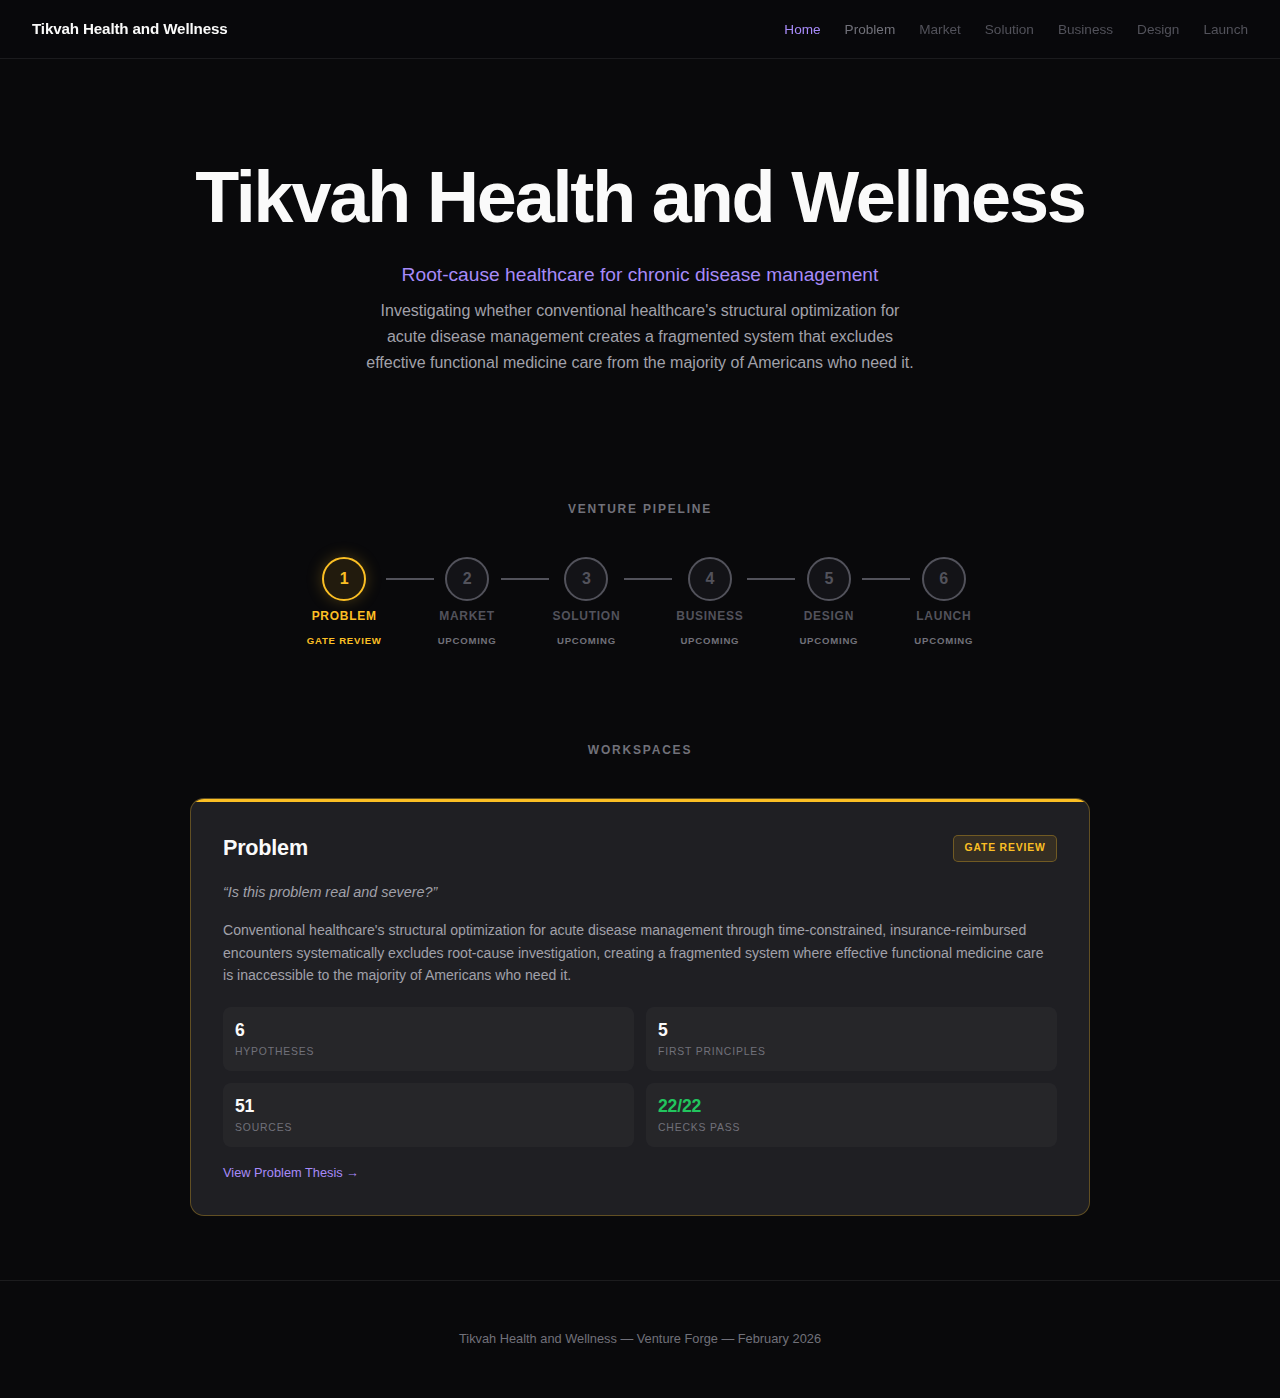
<file: docs/index.html>
<!DOCTYPE html>
<html lang="en">
<head>
  <meta charset="UTF-8">
  <meta name="viewport" content="width=device-width, initial-scale=1.0">
  <title>Tikvah Health and Wellness</title>
  <link rel="stylesheet" href="style.css">
  <style>
    .nav-links a.active { color: var(--accent-light); }
    .nav-links a.disabled { color: var(--gray); pointer-events: none; }
    /* Override factory-style pipeline-node boxes for venture index */
    .pipeline { flex-wrap: nowrap; max-width: 1100px; }
    .pipeline .pipeline-node {
      padding: 0; border: none; border-radius: 0;
      background: none; display: flex; flex-direction: column;
      align-items: center; gap: 0.4rem; min-width: 0;
      flex-shrink: 0;
    }
    .pipeline .pipeline-node:hover {
      border: none; background: none; transform: none;
    }
  </style>
</head>
<body>

<!-- NAV -->
<nav>
  <a href="index.html" class="nav-logo">Tikvah Health and Wellness</a>
  <ul class="nav-links">
    <li><a href="index.html" class="active">Home</a></li>
    <li><a href="problem.html">Problem</a></li>
    <li><a href="market.html" class="disabled">Market</a></li>
    <li><a href="solution.html" class="disabled">Solution</a></li>
    <li><a href="business.html" class="disabled">Business</a></li>
    <li><a href="design.html" class="disabled">Design</a></li>
    <li><a href="launch.html" class="disabled">Launch</a></li>
  </ul>
</nav>

<!-- HERO -->
<section class="hero">
  <h1>Tikvah Health and Wellness</h1>
  <p class="tagline">Root-cause healthcare for chronic disease management</p>
  <p class="desc">Investigating whether conventional healthcare's structural optimization for acute disease management creates a fragmented system that excludes effective functional medicine care from the majority of Americans who need it.</p>
</section>

<!-- PIPELINE -->
<section class="pipeline-section">
  <h2>Venture Pipeline</h2>
  <div class="pipeline">
    <!-- Problem — current (gate-review) -->
    <div class="pipeline-node">
      <div class="pipeline-dot current">1</div>
      <span class="pipeline-label current">Problem</span>
      <span class="pipeline-status current">Gate Review</span>
    </div>
    <div class="pipeline-line"></div>
    <!-- Market — upcoming -->
    <div class="pipeline-node">
      <div class="pipeline-dot">2</div>
      <span class="pipeline-label">Market</span>
      <span class="pipeline-status">Upcoming</span>
    </div>
    <div class="pipeline-line"></div>
    <!-- Solution — upcoming -->
    <div class="pipeline-node">
      <div class="pipeline-dot">3</div>
      <span class="pipeline-label">Solution</span>
      <span class="pipeline-status">Upcoming</span>
    </div>
    <div class="pipeline-line"></div>
    <!-- Business — upcoming -->
    <div class="pipeline-node">
      <div class="pipeline-dot">4</div>
      <span class="pipeline-label">Business</span>
      <span class="pipeline-status">Upcoming</span>
    </div>
    <div class="pipeline-line"></div>
    <!-- Design — upcoming -->
    <div class="pipeline-node">
      <div class="pipeline-dot">5</div>
      <span class="pipeline-label">Design</span>
      <span class="pipeline-status">Upcoming</span>
    </div>
    <div class="pipeline-line"></div>
    <!-- Launch — upcoming -->
    <div class="pipeline-node">
      <div class="pipeline-dot">6</div>
      <span class="pipeline-label">Launch</span>
      <span class="pipeline-status">Upcoming</span>
    </div>
  </div>
</section>

<!-- WORKSPACE CARDS -->
<section class="cards-section">
  <h2>Workspaces</h2>
  <div class="cards-grid">
    <a href="problem.html" class="workspace-card review">
      <div class="card-header">
        <span class="card-title">Problem</span>
        <span class="card-badge review">Gate Review</span>
      </div>
      <p class="card-gate">&ldquo;Is this problem real and severe?&rdquo;</p>
      <p class="card-summary">Conventional healthcare's structural optimization for acute disease management through time-constrained, insurance-reimbursed encounters systematically excludes root-cause investigation, creating a fragmented system where effective functional medicine care is inaccessible to the majority of Americans who need it.</p>
      <div class="card-metrics">
        <div class="metric">
          <div class="metric-value">6</div>
          <div class="metric-label">Hypotheses</div>
        </div>
        <div class="metric">
          <div class="metric-value">5</div>
          <div class="metric-label">First Principles</div>
        </div>
        <div class="metric">
          <div class="metric-value">51</div>
          <div class="metric-label">Sources</div>
        </div>
        <div class="metric">
          <div class="metric-value green">22/22</div>
          <div class="metric-label">Checks Pass</div>
        </div>
      </div>
      <span class="card-cta">View Problem Thesis &rarr;</span>
    </a>
  </div>
</section>

<footer>
  <p>Tikvah Health and Wellness &mdash; Venture Forge &mdash; February 2026</p>
</footer>

</body>
</html>
</file>
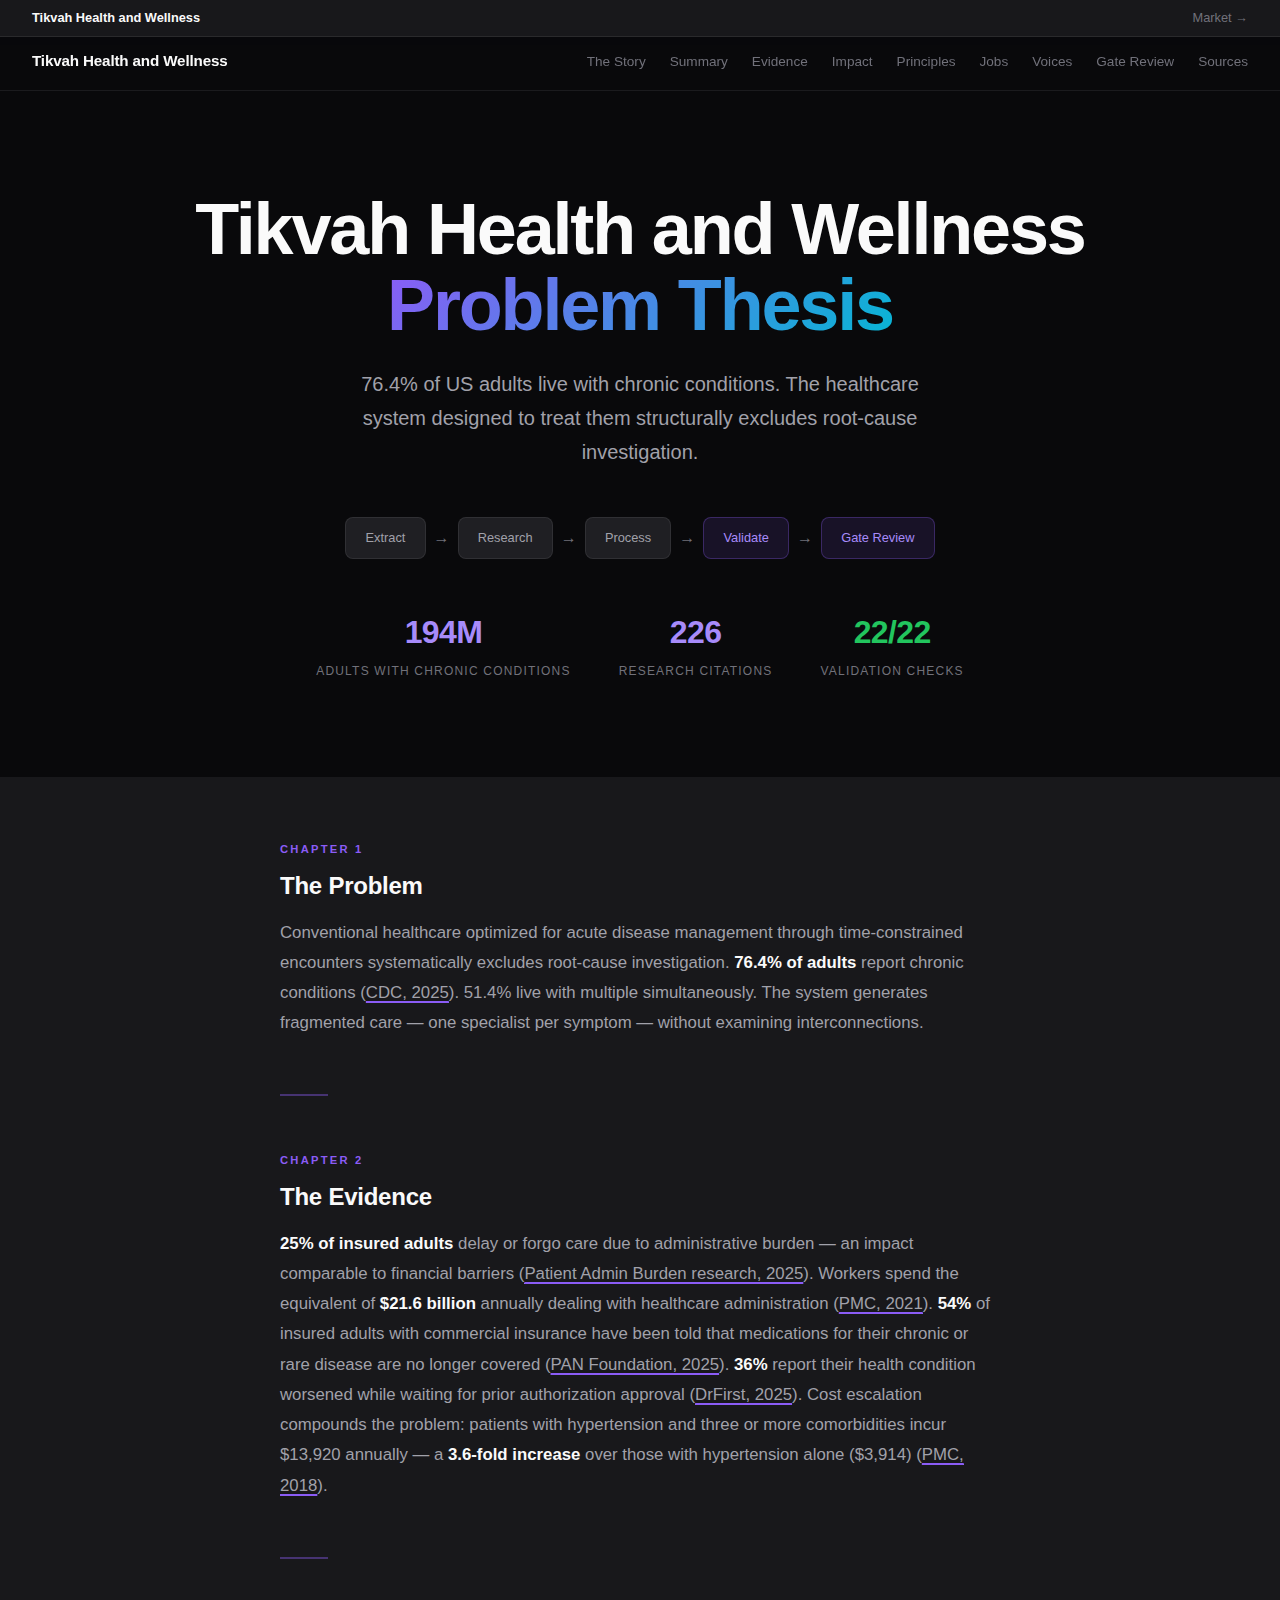
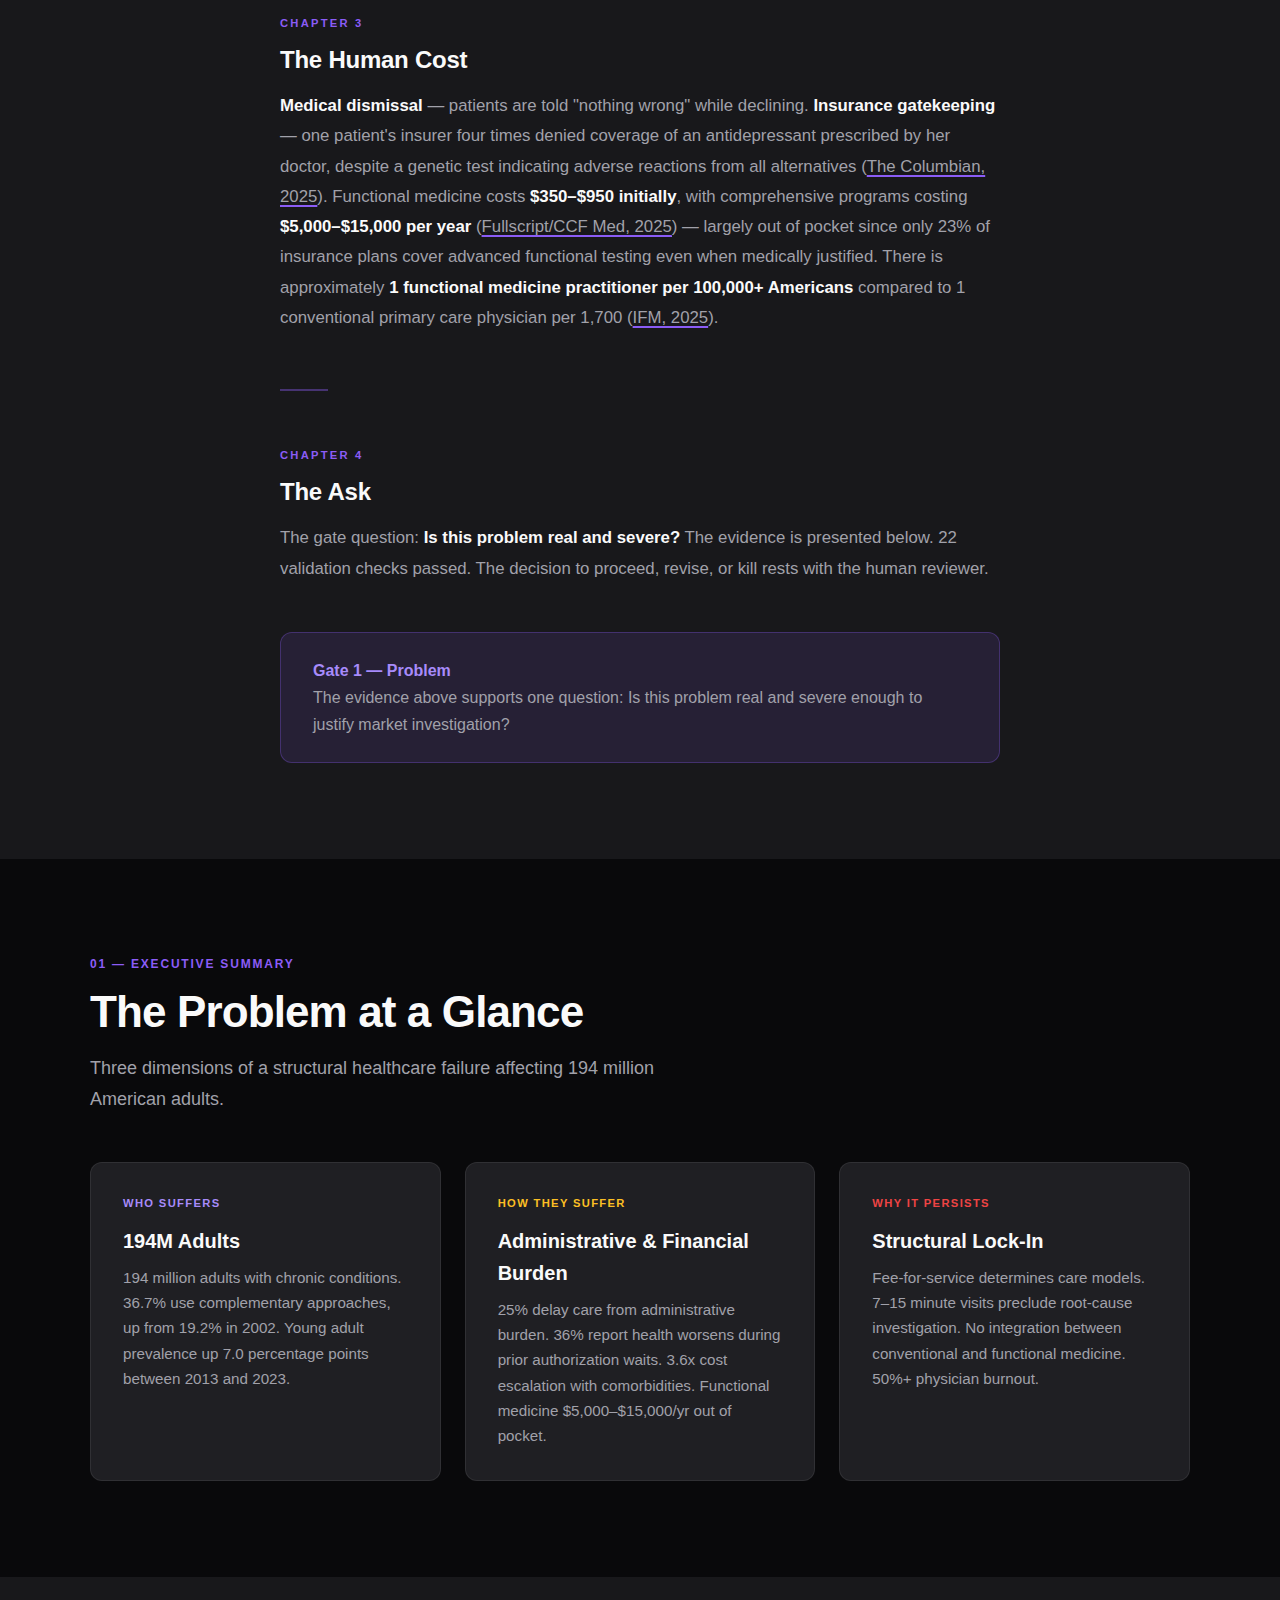
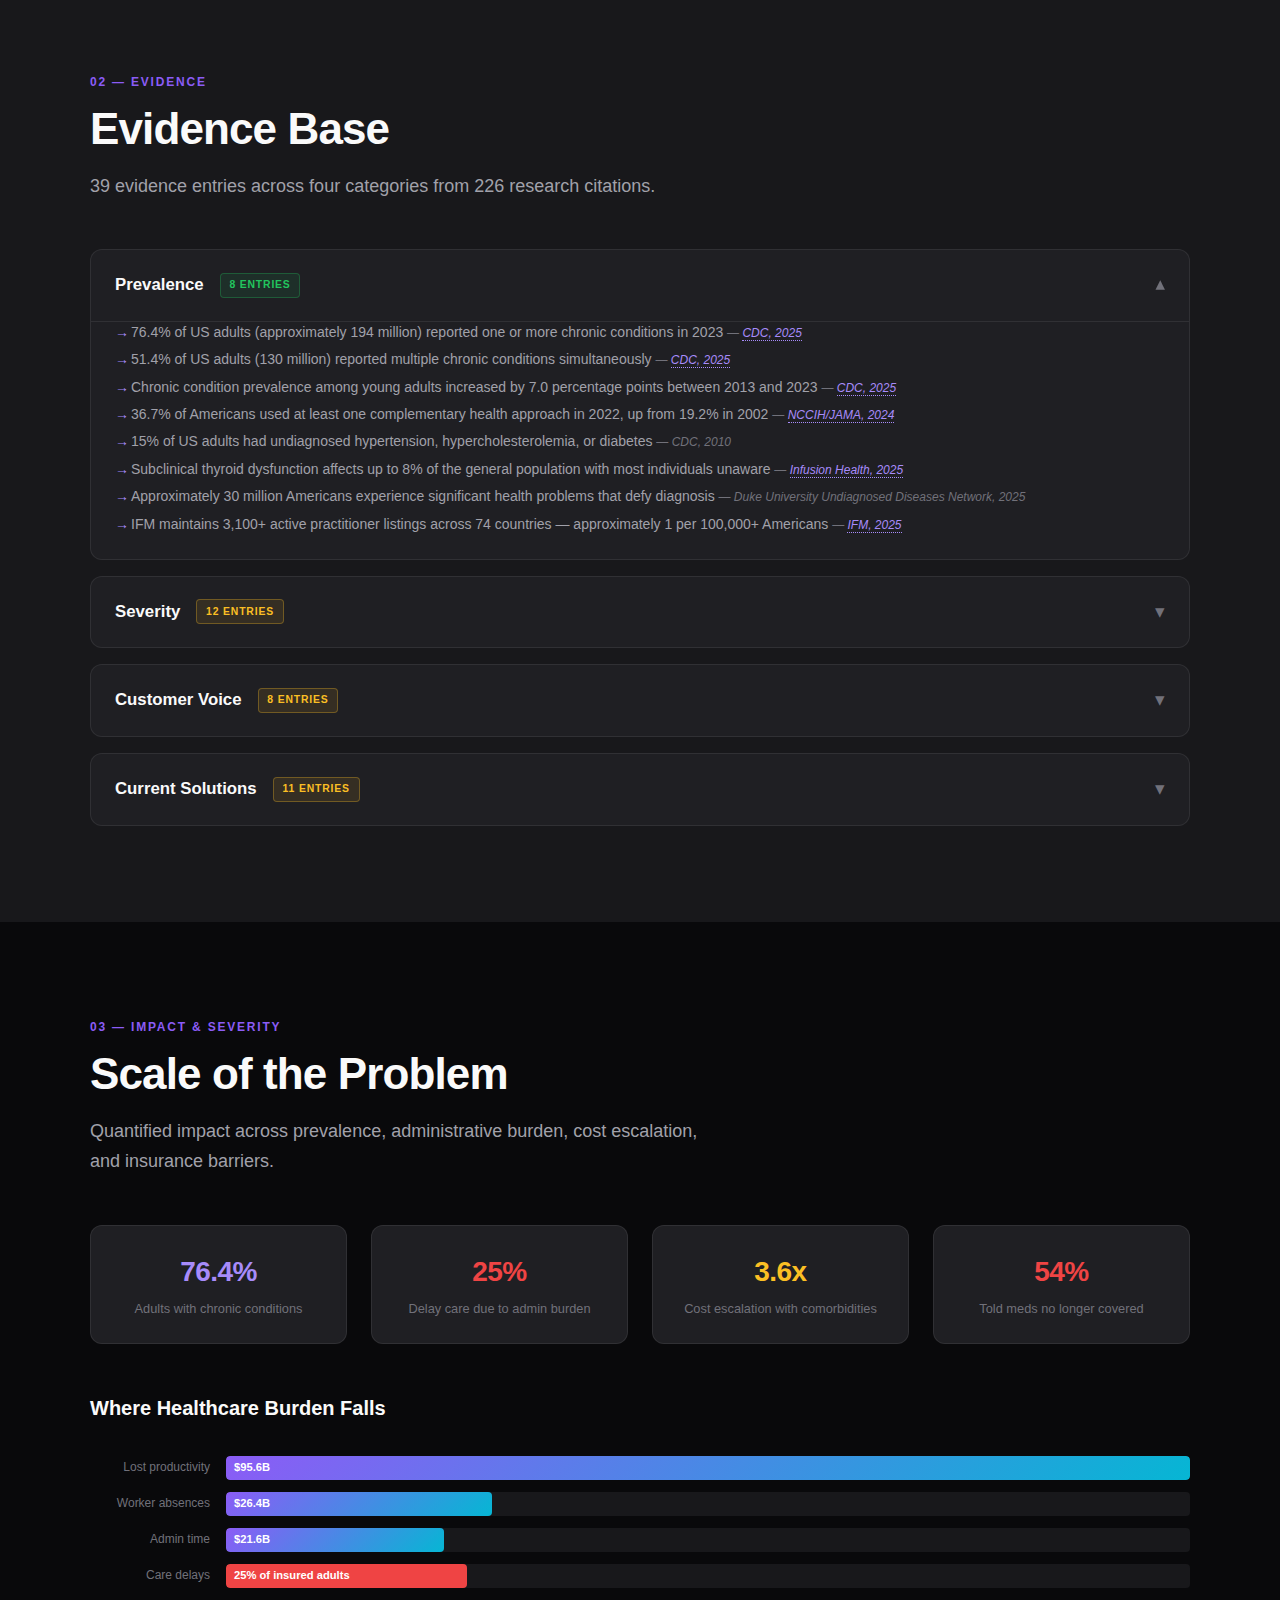
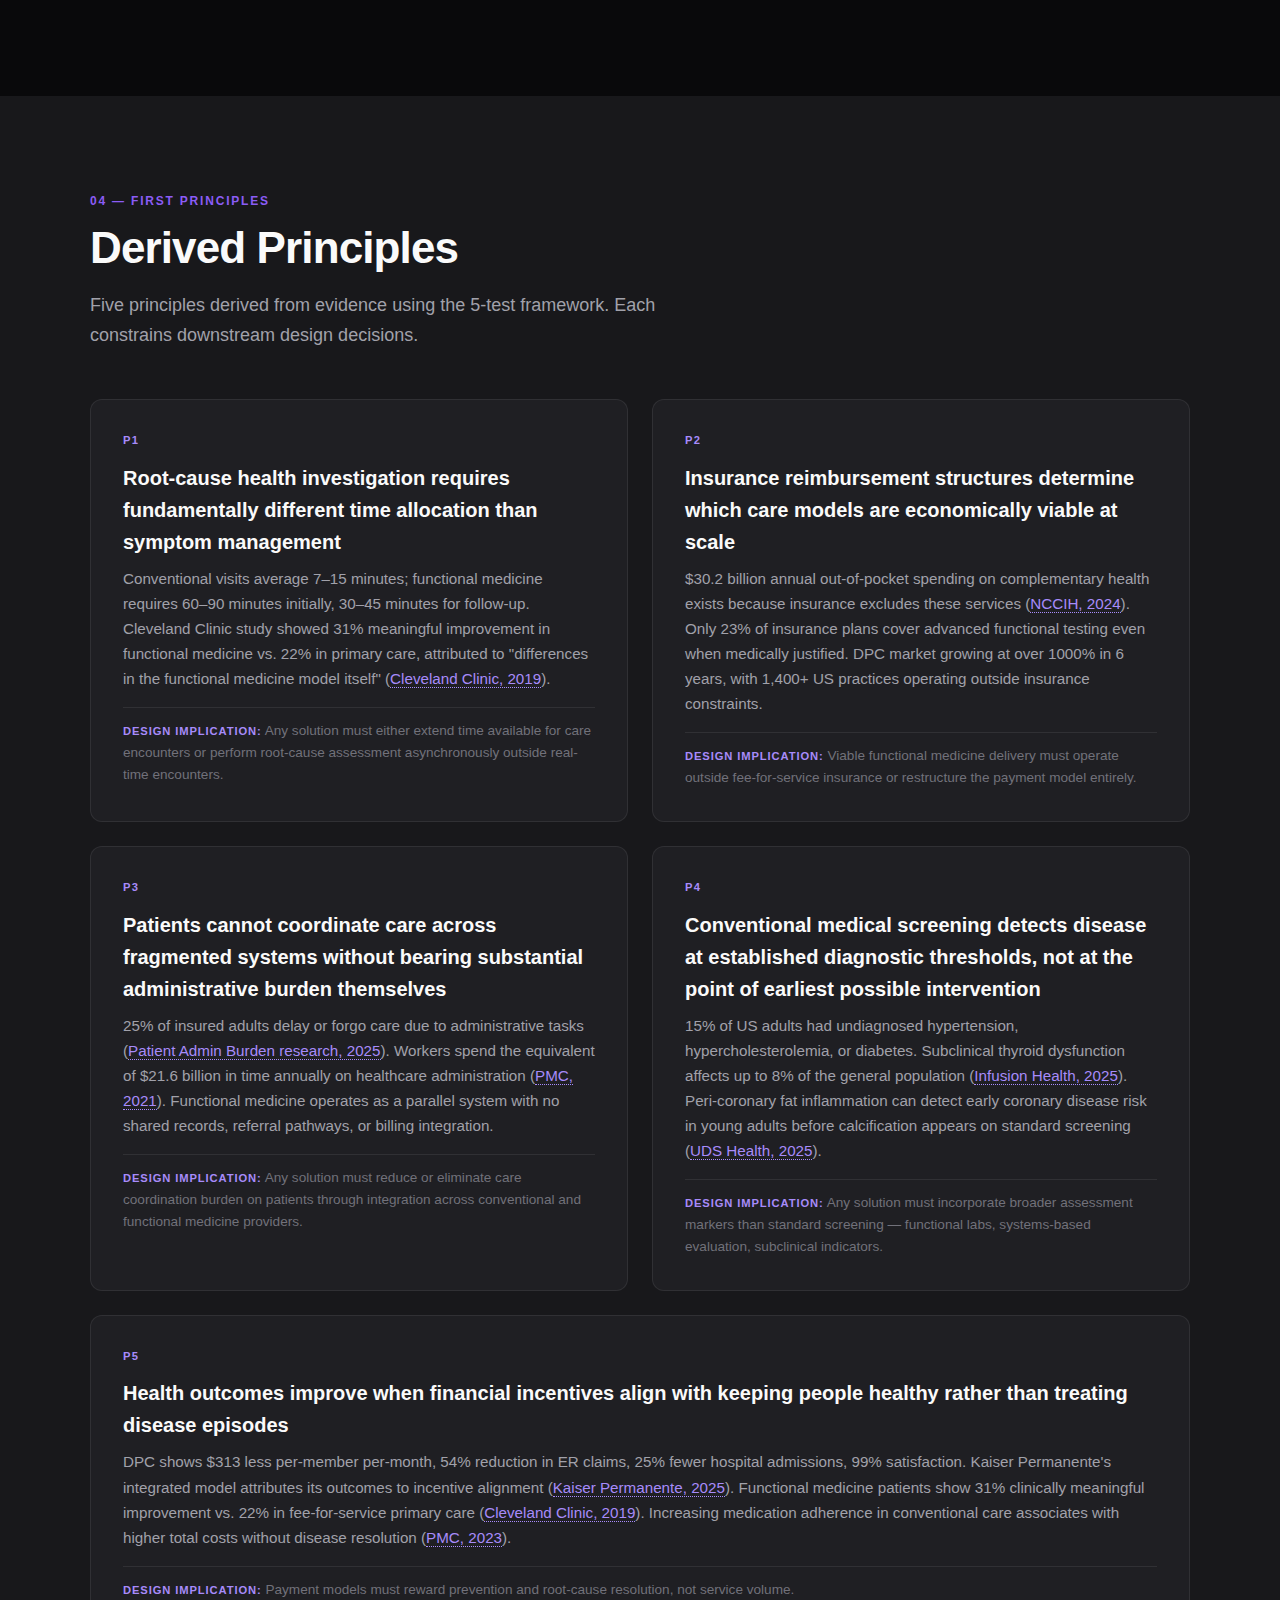
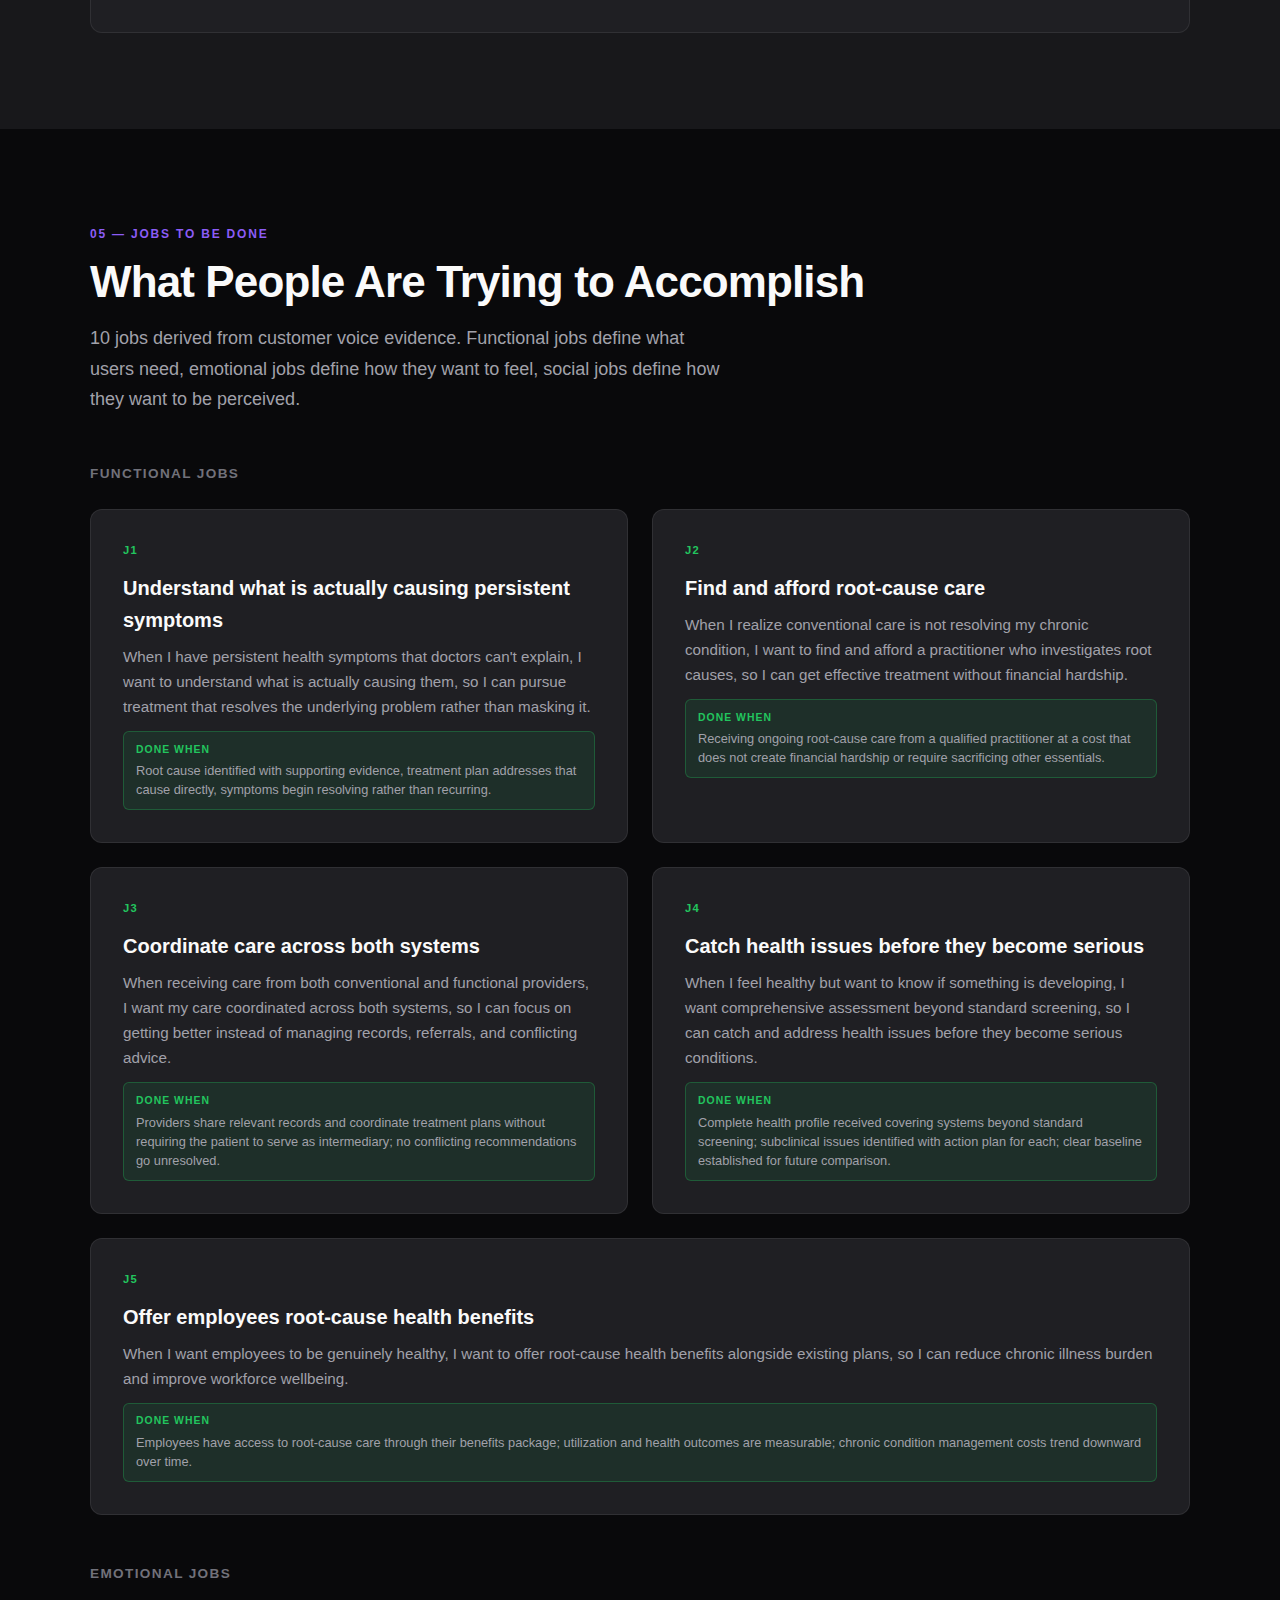
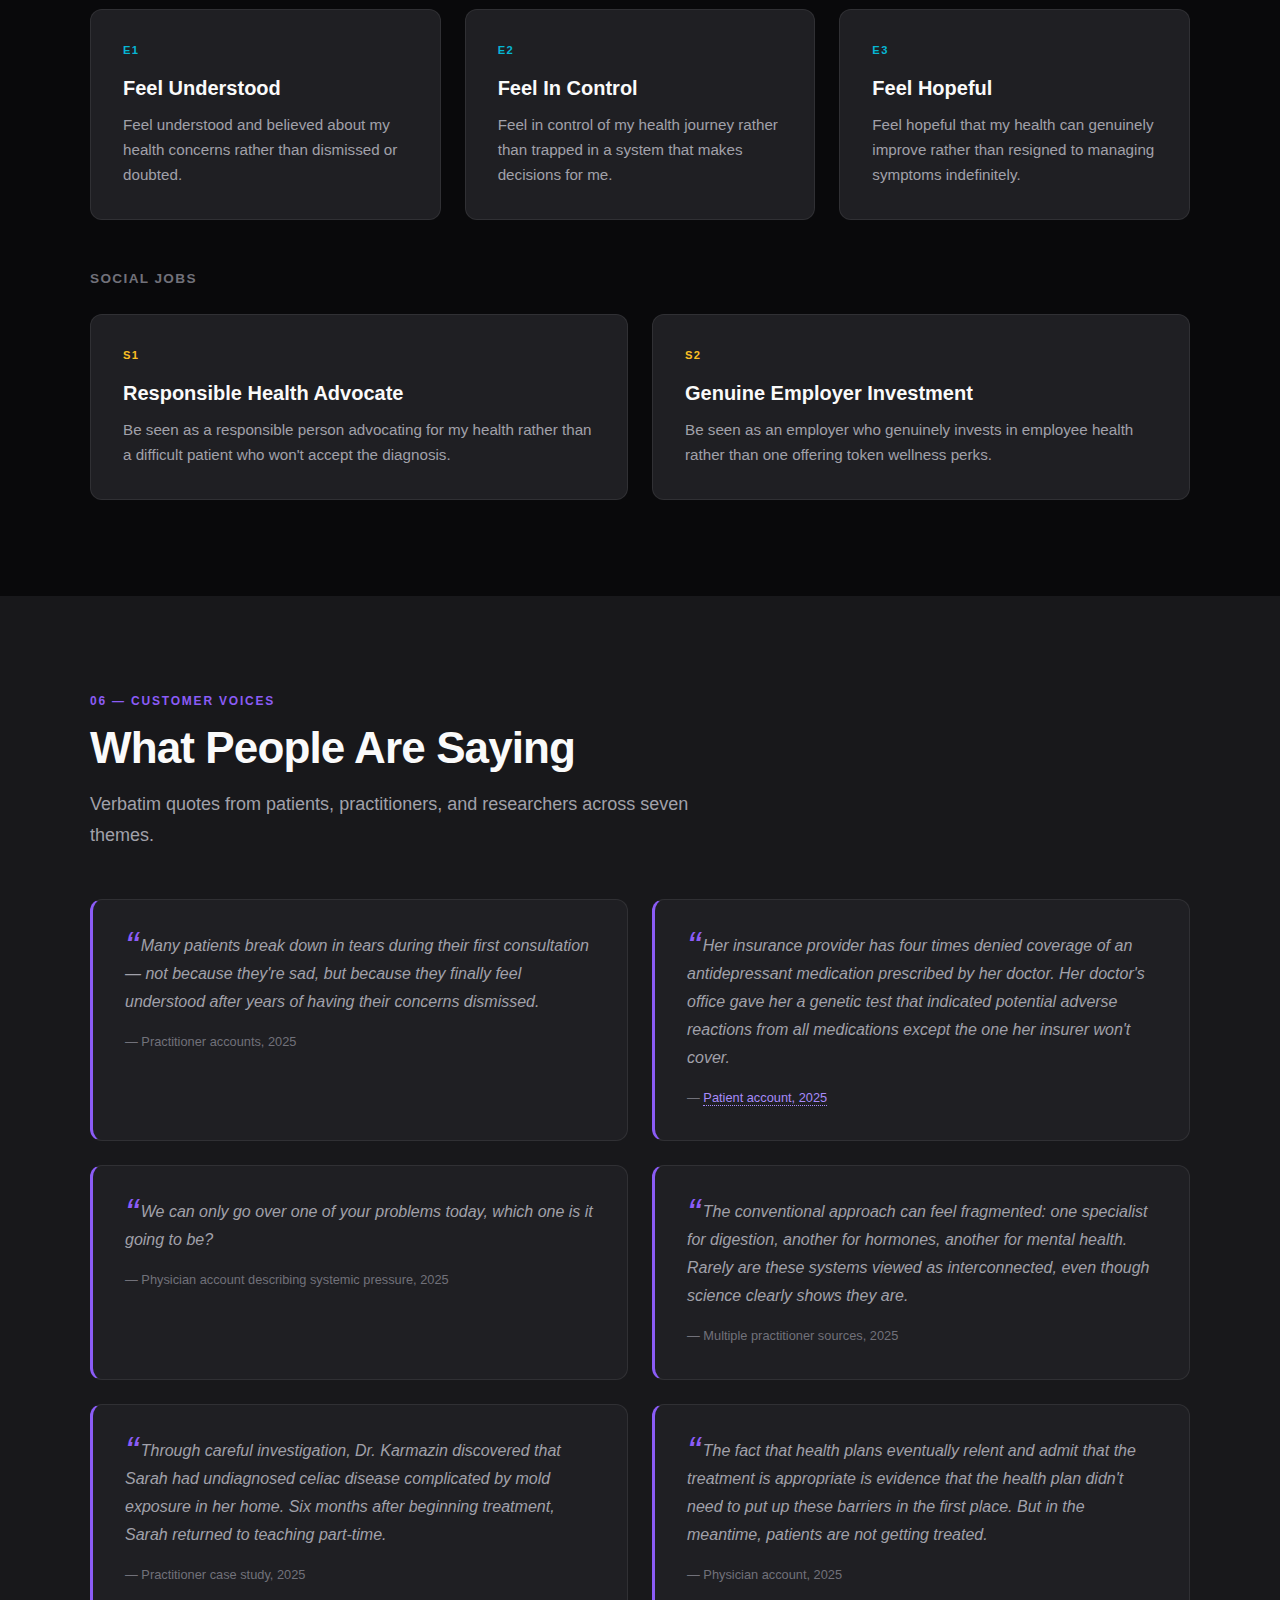
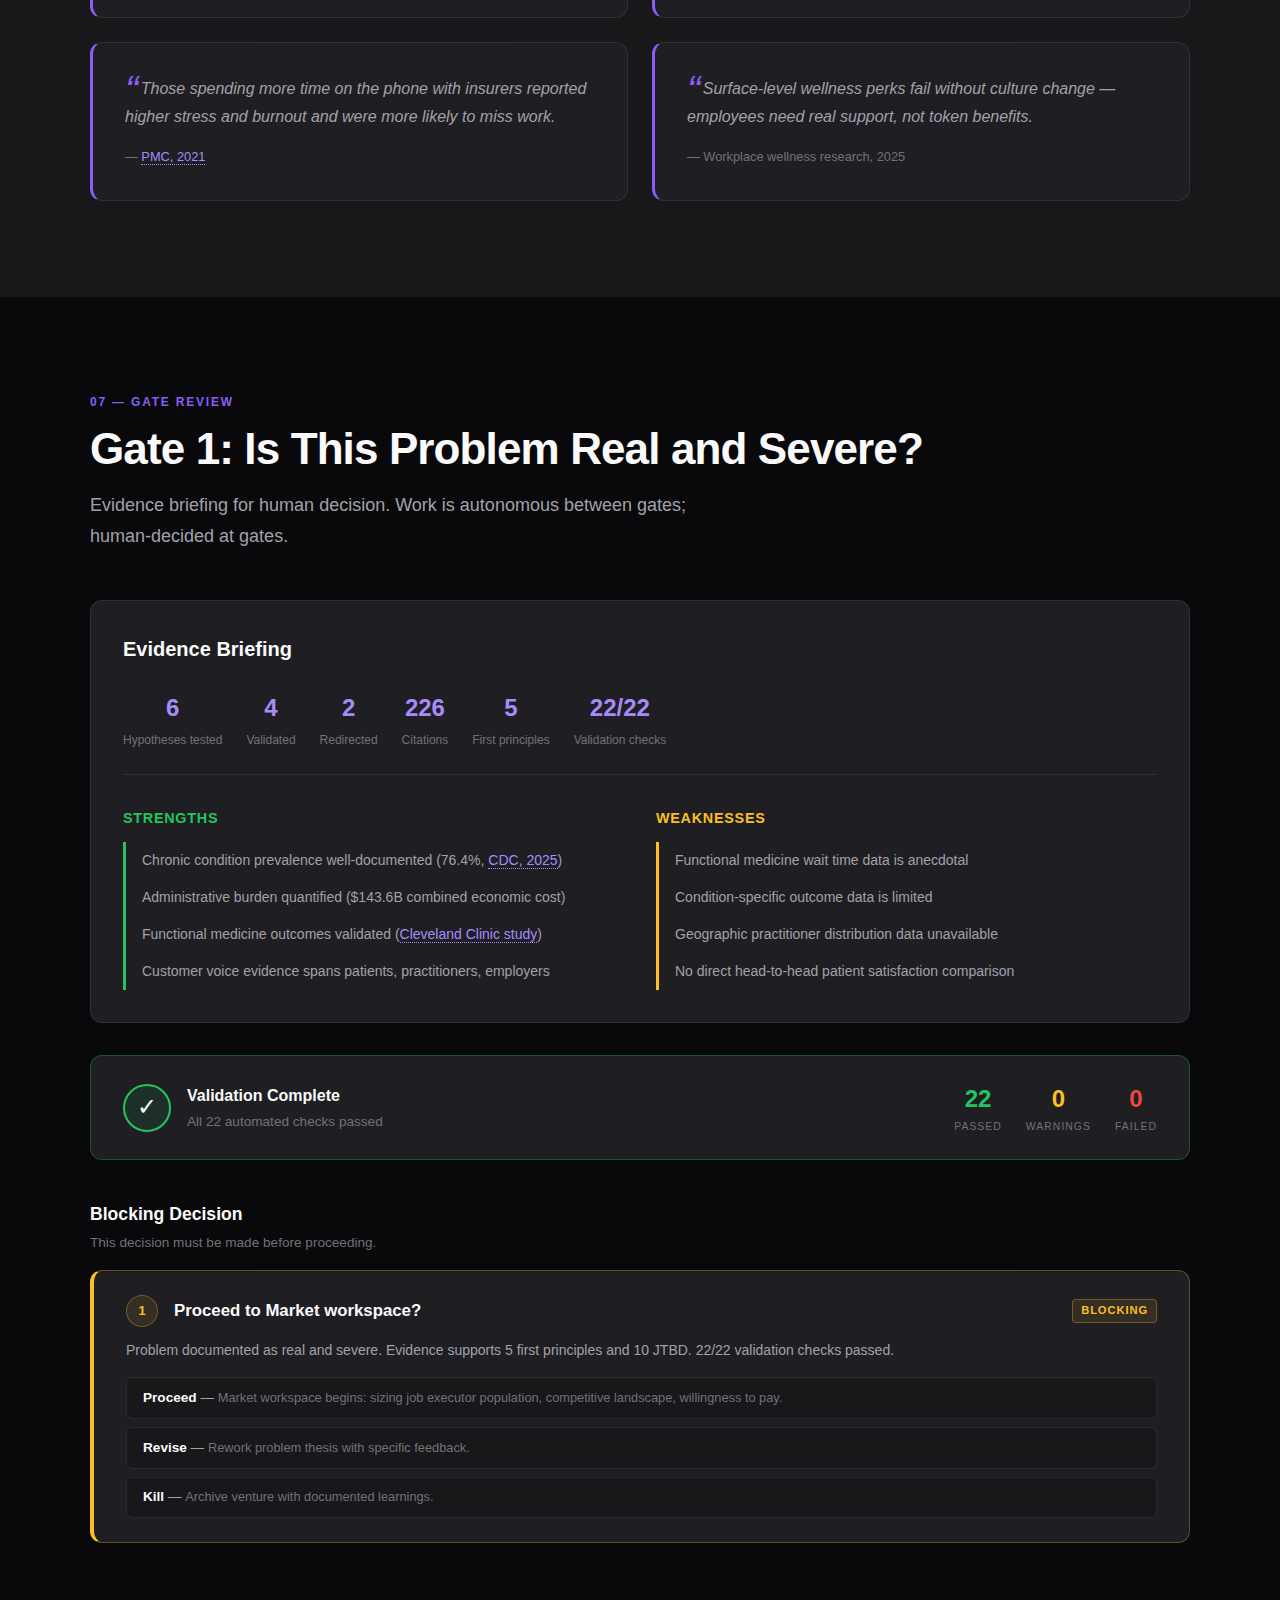
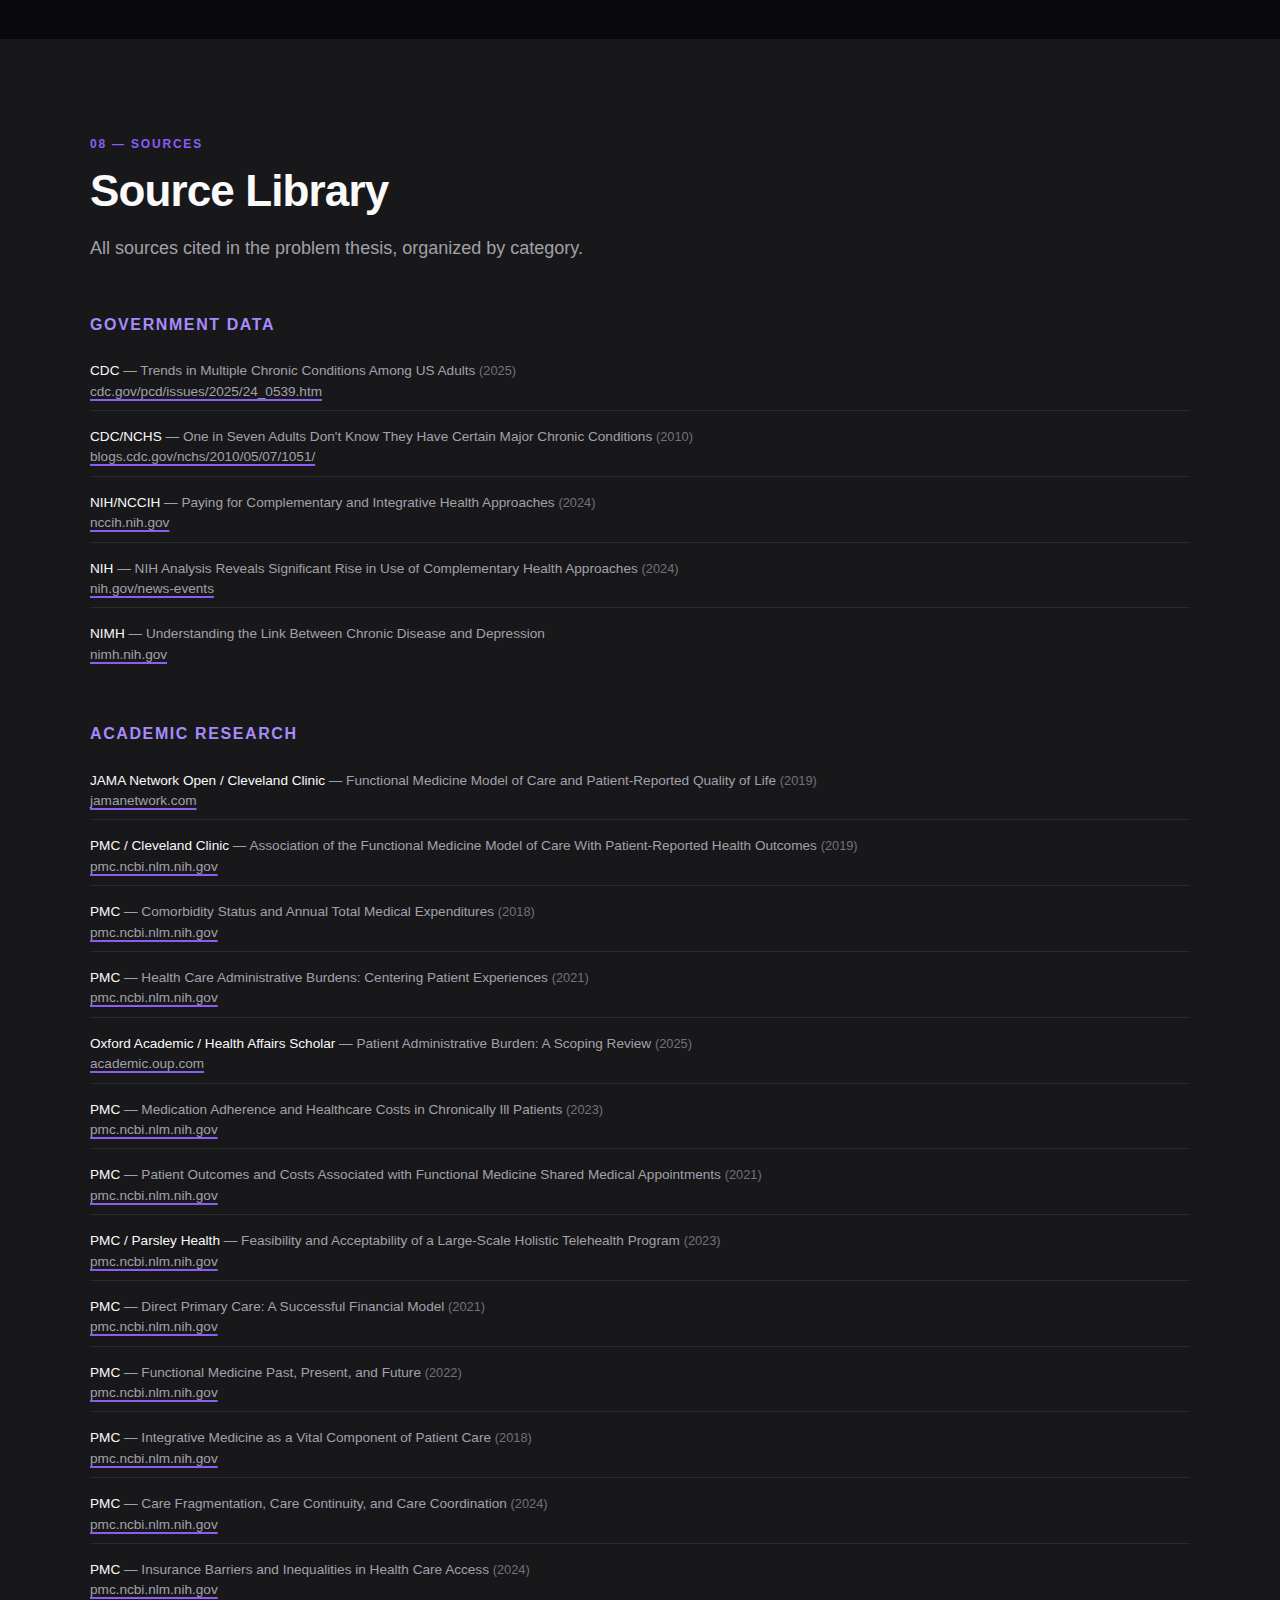
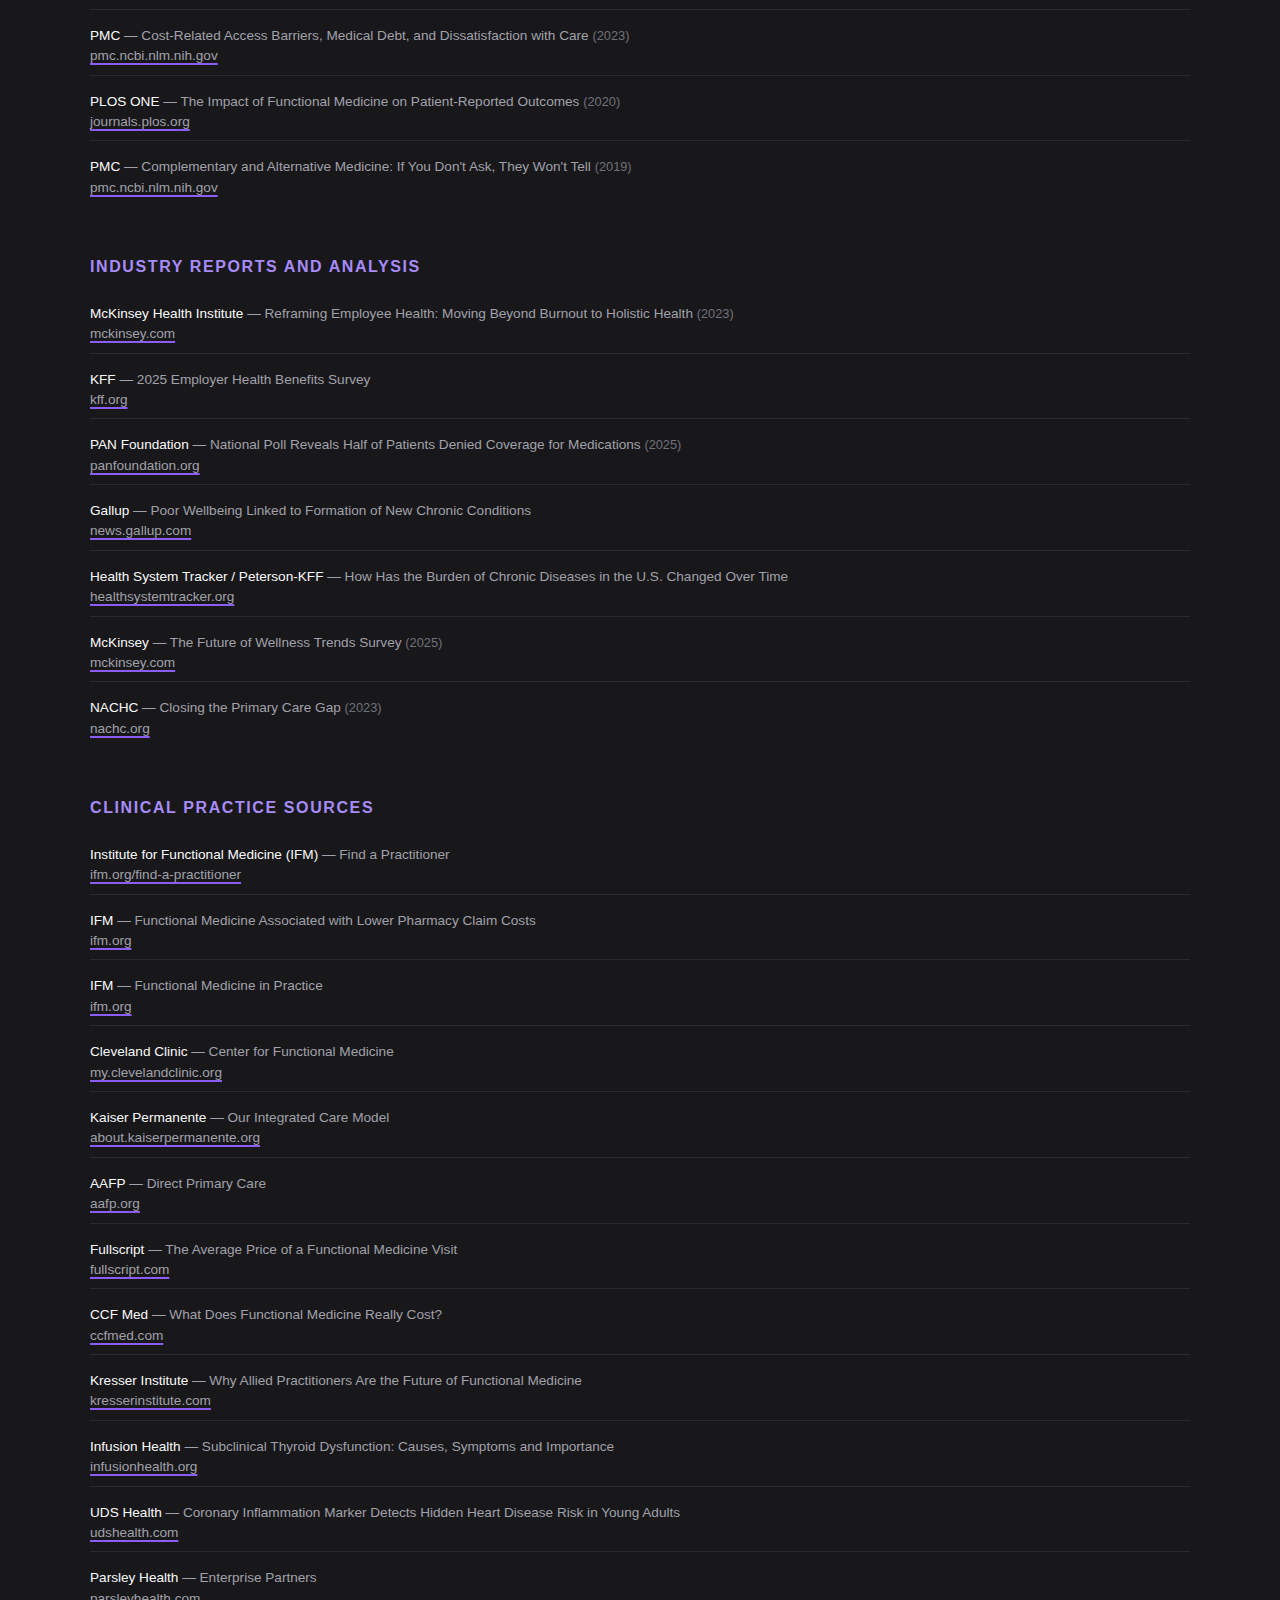
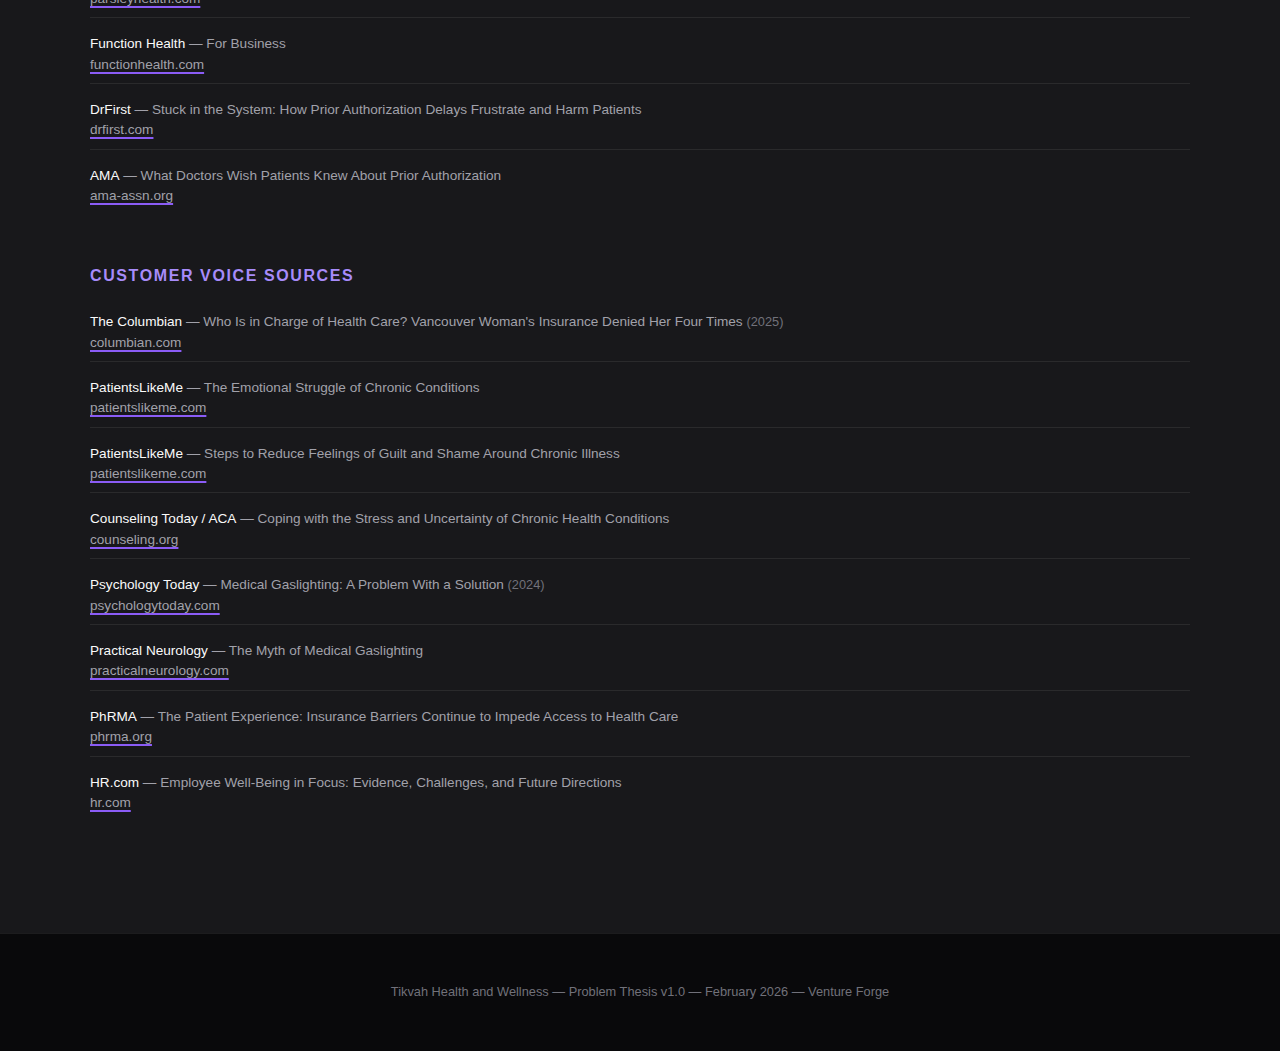
<file: docs/problem.html>
<!DOCTYPE html>
<html lang="en">
<head>
  <meta charset="UTF-8">
  <meta name="viewport" content="width=device-width, initial-scale=1.0">
  <title>Problem Thesis — Tikvah Health and Wellness</title>
  <link rel="stylesheet" href="style.css">
  <style>
    /* Workspace nav adjustments */
    nav { top: 2rem; }
    .hero { padding-top: 12rem; }

    /* Quote cards */
    .quote-card {
      background: var(--bg-card);
      border: 1px solid var(--border);
      border-left: 3px solid var(--accent);
      border-radius: 12px;
      padding: 2rem;
    }
    .quote-card blockquote {
      font-size: 1rem;
      color: var(--text-secondary);
      line-height: 1.75;
      font-style: italic;
      margin-bottom: 1rem;
    }
    .quote-card blockquote::before {
      content: "\201C";
      font-size: 2.5rem;
      color: var(--accent);
      line-height: 0;
      vertical-align: -0.6rem;
      margin-right: 0.15rem;
    }
    .quote-attribution {
      font-size: 0.8rem;
      color: var(--text-muted);
      font-style: normal;
    }

    /* Bar chart value labels */
    .bar-value {
      font-size: 0.8rem;
      font-weight: 600;
      color: var(--text-secondary);
      min-width: 80px;
      flex-shrink: 0;
    }

    /* Principle card implication */
    .principle-implication {
      margin-top: 1rem;
      padding-top: 0.75rem;
      border-top: 1px solid var(--border);
      font-size: 0.85rem;
      color: var(--text-muted);
      line-height: 1.6;
    }
    .principle-implication strong {
      color: var(--accent-light);
      font-size: 0.7rem;
      text-transform: uppercase;
      letter-spacing: 0.08em;
    }

    /* Jobs done state */
    .done-state {
      margin-top: 0.75rem;
      padding: 0.6rem 0.75rem;
      background: var(--green-bg);
      border: 1px solid var(--green-border);
      border-radius: 6px;
      font-size: 0.8rem;
      color: var(--text-secondary);
      line-height: 1.5;
    }
    .done-state-label {
      font-size: 0.65rem;
      text-transform: uppercase;
      letter-spacing: 0.1em;
      color: var(--green);
      font-weight: 600;
      display: block;
      margin-bottom: 0.25rem;
    }

    /* Responsive overrides for quote grid */
    @media (max-width: 768px) {
      .quote-card blockquote { font-size: 0.9rem; }
    }
  </style>
</head>
<body>

<!-- WORKSPACE NAV -->
<div class="workspace-nav">
  <a href="index.html" class="ws-nav-home">Tikvah Health and Wellness</a>
  <a href="market.html" class="ws-nav-link ws-nav-disabled">Market &rarr;</a>
</div>

<!-- NAVIGATION -->
<nav>
  <a href="#" class="nav-logo">Tikvah Health and Wellness</a>
  <ul class="nav-links">
    <li><a href="#story">The Story</a></li>
    <li><a href="#summary">Summary</a></li>
    <li><a href="#evidence">Evidence</a></li>
    <li><a href="#impact">Impact</a></li>
    <li><a href="#principles">Principles</a></li>
    <li><a href="#jobs">Jobs</a></li>
    <li><a href="#voices">Voices</a></li>
    <li><a href="#gate">Gate Review</a></li>
    <li><a href="#sources">Sources</a></li>
  </ul>
</nav>

<!-- HERO -->
<section class="hero">
  <div class="container">
    <h1>Tikvah Health and Wellness<br><span class="gradient-text">Problem Thesis</span></h1>
    <p class="lead">76.4% of US adults live with chronic conditions. The healthcare system designed to treat them structurally excludes root-cause investigation.</p>

    <div class="funnel">
      <div class="funnel-box">Extract</div>
      <span class="funnel-arrow">&rarr;</span>
      <div class="funnel-box">Research</div>
      <span class="funnel-arrow">&rarr;</span>
      <div class="funnel-box">Process</div>
      <span class="funnel-arrow">&rarr;</span>
      <div class="funnel-box highlight">Validate</div>
      <span class="funnel-arrow">&rarr;</span>
      <div class="funnel-box highlight">Gate Review</div>
    </div>

    <div class="hero-stats">
      <div>
        <div class="hero-stat-value accent">194M</div>
        <div class="hero-stat-label">Adults with chronic conditions</div>
      </div>
      <div>
        <div class="hero-stat-value accent">226</div>
        <div class="hero-stat-label">Research citations</div>
      </div>
      <div>
        <div class="hero-stat-value green">22/22</div>
        <div class="hero-stat-label">Validation checks</div>
      </div>
    </div>
  </div>
</section>

<!-- THE STORY (Narrative) -->
<div class="narrative" id="story">
  <div class="container">

    <!-- Chapter 1 -->
    <div class="narrative-chapter">
      <div class="narrative-num">Chapter 1</div>
      <h3>The Problem</h3>
      <p>Conventional healthcare optimized for acute disease management through time-constrained encounters systematically excludes root-cause investigation. <strong>76.4% of adults</strong> report chronic conditions (<a href="https://www.cdc.gov/pcd/issues/2025/24_0539.htm" target="_blank" class="source-link">CDC, 2025</a>). 51.4% live with multiple simultaneously. The system generates fragmented care &mdash; one specialist per symptom &mdash; without examining interconnections.</p>
    </div>
    <div class="narrative-divider"></div>

    <!-- Chapter 2 -->
    <div class="narrative-chapter">
      <div class="narrative-num">Chapter 2</div>
      <h3>The Evidence</h3>
      <p><strong>25% of insured adults</strong> delay or forgo care due to administrative burden &mdash; an impact comparable to financial barriers (<a href="https://academic.oup.com/healthaffairsscholar/article/3/11/qxaf216/8320353" target="_blank" class="source-link">Patient Admin Burden research, 2025</a>). Workers spend the equivalent of <strong>$21.6 billion</strong> annually dealing with healthcare administration (<a href="https://pmc.ncbi.nlm.nih.gov/articles/PMC8522557/" target="_blank" class="source-link">PMC, 2021</a>). <strong>54%</strong> of insured adults with commercial insurance have been told that medications for their chronic or rare disease are no longer covered (<a href="https://www.panfoundation.org/more-than-half-of-patients-report-health-insurance-denied-coverage-for-medications/" target="_blank" class="source-link">PAN Foundation, 2025</a>). <strong>36%</strong> report their health condition worsened while waiting for prior authorization approval (<a href="https://drfirst.com/press-releases/stuck-in-the-system-how-prior-authorization-delays-frustrate-and-harm-patients" target="_blank" class="source-link">DrFirst, 2025</a>). Cost escalation compounds the problem: patients with hypertension and three or more comorbidities incur $13,920 annually &mdash; a <strong>3.6-fold increase</strong> over those with hypertension alone ($3,914) (<a href="https://pmc.ncbi.nlm.nih.gov/articles/PMC5836318/" target="_blank" class="source-link">PMC, 2018</a>).</p>
    </div>
    <div class="narrative-divider"></div>

    <!-- Chapter 3 -->
    <div class="narrative-chapter">
      <div class="narrative-num">Chapter 3</div>
      <h3>The Human Cost</h3>
      <p><strong>Medical dismissal</strong> &mdash; patients are told "nothing wrong" while declining. <strong>Insurance gatekeeping</strong> &mdash; one patient's insurer four times denied coverage of an antidepressant prescribed by her doctor, despite a genetic test indicating adverse reactions from all alternatives (<a href="https://www.columbian.com/news/2025/feb/22/who-is-in-charge-of-health-care-vancouver-womans-doctor-prescribed-a-medication-but-her-insurance-denied-her-four-times/" target="_blank" class="source-link">The Columbian, 2025</a>). Functional medicine costs <strong>$350&ndash;$950 initially</strong>, with comprehensive programs costing <strong>$5,000&ndash;$15,000 per year</strong> (<a href="https://fullscript.com/blog/the-average-price-of-a-functional-medicine-visit" target="_blank" class="source-link">Fullscript/CCF Med, 2025</a>) &mdash; largely out of pocket since only 23% of insurance plans cover advanced functional testing even when medically justified. There is approximately <strong>1 functional medicine practitioner per 100,000+ Americans</strong> compared to 1 conventional primary care physician per 1,700 (<a href="https://www.ifm.org/find-a-practitioner" target="_blank" class="source-link">IFM, 2025</a>).</p>
    </div>
    <div class="narrative-divider"></div>

    <!-- Chapter 4 -->
    <div class="narrative-chapter">
      <div class="narrative-num">Chapter 4</div>
      <h3>The Ask</h3>
      <p>The gate question: <strong>Is this problem real and severe?</strong> The evidence is presented below. 22 validation checks passed. The decision to proceed, revise, or kill rests with the human reviewer.</p>
    </div>

    <!-- CTA -->
    <div class="narrative-cta">
      <strong>Gate 1 &mdash; Problem</strong><br>
      The evidence above supports one question: Is this problem real and severe enough to justify market investigation?
    </div>
  </div>
</div>

<!-- 01 — EXECUTIVE SUMMARY -->
<section id="summary">
  <div class="container">
    <div class="section-num">01 &mdash; Executive Summary</div>
    <h2>The Problem at a Glance</h2>
    <p class="section-lead">Three dimensions of a structural healthcare failure affecting 194 million American adults.</p>

    <div class="card-grid cols-3">
      <!-- Who Suffers -->
      <div class="card">
        <div class="card-label purple">Who Suffers</div>
        <h3>194M Adults</h3>
        <p>194 million adults with chronic conditions. 36.7% use complementary approaches, up from 19.2% in 2002. Young adult prevalence up 7.0 percentage points between 2013 and 2023.</p>
      </div>
      <!-- How They Suffer -->
      <div class="card">
        <div class="card-label amber">How They Suffer</div>
        <h3>Administrative &amp; Financial Burden</h3>
        <p>25% delay care from administrative burden. 36% report health worsens during prior authorization waits. 3.6x cost escalation with comorbidities. Functional medicine $5,000&ndash;$15,000/yr out of pocket.</p>
      </div>
      <!-- Why It Persists -->
      <div class="card">
        <div class="card-label red">Why It Persists</div>
        <h3>Structural Lock-In</h3>
        <p>Fee-for-service determines care models. 7&ndash;15 minute visits preclude root-cause investigation. No integration between conventional and functional medicine. 50%+ physician burnout.</p>
      </div>
    </div>
  </div>
</section>

<!-- 02 — EVIDENCE -->
<section class="section-alt" id="evidence">
  <div class="container">
    <div class="section-num">02 &mdash; Evidence</div>
    <h2>Evidence Base</h2>
    <p class="section-lead">39 evidence entries across four categories from 226 research citations.</p>

    <div class="accordion">

      <!-- Prevalence -->
      <div class="accordion-item open">
        <div class="accordion-header" onclick="toggleAccordion(this)">
          <div class="accordion-header-left">
            <h3>Prevalence</h3>
            <span class="badge strong">8 entries</span>
          </div>
          <span class="accordion-arrow">&#9662;</span>
        </div>
        <div class="accordion-content">
          <div class="accordion-body">
            <ul class="criteria-list">
              <li>76.4% of US adults (approximately 194 million) reported one or more chronic conditions in 2023 <span class="criteria-source">&mdash; <a href="https://www.cdc.gov/pcd/issues/2025/24_0539.htm" target="_blank" class="source-link">CDC, 2025</a></span></li>
              <li>51.4% of US adults (130 million) reported multiple chronic conditions simultaneously <span class="criteria-source">&mdash; <a href="https://www.cdc.gov/pcd/issues/2025/24_0539.htm" target="_blank" class="source-link">CDC, 2025</a></span></li>
              <li>Chronic condition prevalence among young adults increased by 7.0 percentage points between 2013 and 2023 <span class="criteria-source">&mdash; <a href="https://www.cdc.gov/pcd/issues/2025/24_0539.htm" target="_blank" class="source-link">CDC, 2025</a></span></li>
              <li>36.7% of Americans used at least one complementary health approach in 2022, up from 19.2% in 2002 <span class="criteria-source">&mdash; <a href="https://www.nih.gov/news-events/news-releases/nih-analysis-reveals-significant-rise-use-complementary-health-approaches-especially-pain-management" target="_blank" class="source-link">NCCIH/JAMA, 2024</a></span></li>
              <li>15% of US adults had undiagnosed hypertension, hypercholesterolemia, or diabetes <span class="criteria-source">&mdash; CDC, 2010</span></li>
              <li>Subclinical thyroid dysfunction affects up to 8% of the general population with most individuals unaware <span class="criteria-source">&mdash; <a href="https://infusionhealth.org/thyroid-dysfunction/subclinical-thyroid-dysfunction-causes-symptoms-importance/" target="_blank" class="source-link">Infusion Health, 2025</a></span></li>
              <li>Approximately 30 million Americans experience significant health problems that defy diagnosis <span class="criteria-source">&mdash; Duke University Undiagnosed Diseases Network, 2025</span></li>
              <li>IFM maintains 3,100+ active practitioner listings across 74 countries &mdash; approximately 1 per 100,000+ Americans <span class="criteria-source">&mdash; <a href="https://www.ifm.org/find-a-practitioner" target="_blank" class="source-link">IFM, 2025</a></span></li>
            </ul>
          </div>
        </div>
      </div>

      <!-- Severity -->
      <div class="accordion-item">
        <div class="accordion-header" onclick="toggleAccordion(this)">
          <div class="accordion-header-left">
            <h3>Severity</h3>
            <span class="badge significant">12 entries</span>
          </div>
          <span class="accordion-arrow">&#9662;</span>
        </div>
        <div class="accordion-content">
          <div class="accordion-body">
            <ul class="criteria-list">
              <li>Average primary care visits last 7&ndash;15 minutes; functional medicine requires 60&ndash;90 minutes initially, 30&ndash;45 minutes for follow-ups <span class="criteria-source">&mdash; Multiple practitioner sources, 2025</span></li>
              <li>Patients with hypertension and 3+ comorbidities incur $13,920 annually vs $3,914 for hypertension alone &mdash; 3.6x escalation <span class="criteria-source">&mdash; <a href="https://pmc.ncbi.nlm.nih.gov/articles/PMC5836318/" target="_blank" class="source-link">PMC, 2018</a></span></li>
              <li>25% of insured adults delay or forgo care due to administrative tasks &mdash; impact comparable to financial barriers <span class="criteria-source">&mdash; <a href="https://academic.oup.com/healthaffairsscholar/article/3/11/qxaf216/8320353" target="_blank" class="source-link">Patient Admin Burden research, 2025</a></span></li>
              <li>US workers spend equivalent of $21.6 billion in time annually dealing with healthcare administration <span class="criteria-source">&mdash; <a href="https://pmc.ncbi.nlm.nih.gov/articles/PMC8522557/" target="_blank" class="source-link">PMC, 2021</a></span></li>
              <li>Additional costs of $26.4 billion in absences and $95.6 billion in lost productivity from insurer interactions <span class="criteria-source">&mdash; <a href="https://pmc.ncbi.nlm.nih.gov/articles/PMC8522557/" target="_blank" class="source-link">PMC, 2021</a></span></li>
              <li>57% of patients devoted time to seeking information from insurers or providers; one-third reporting a billing problem delayed or missed care <span class="criteria-source">&mdash; <a href="https://pmc.ncbi.nlm.nih.gov/articles/PMC8522557/" target="_blank" class="source-link">PMC, 2021</a></span></li>
              <li>35% of Americans needing prior authorization describe the process as difficult; 36% said health worsened while waiting <span class="criteria-source">&mdash; <a href="https://drfirst.com/press-releases/stuck-in-the-system-how-prior-authorization-delays-frustrate-and-harm-patients" target="_blank" class="source-link">DrFirst, 2025</a></span></li>
              <li>54% of insured adults with commercial insurance told chronic disease medications no longer covered <span class="criteria-source">&mdash; <a href="https://www.panfoundation.org/more-than-half-of-patients-report-health-insurance-denied-coverage-for-medications/" target="_blank" class="source-link">PAN Foundation, 2025</a></span></li>
              <li>Among patients whose prior authorization was denied, one in four never obtained the prescribed medication <span class="criteria-source">&mdash; DrFirst, 2025</span></li>
              <li>More than 50% of healthcare professionals report burnout symptoms; 58% of conventional physicians vs significantly lower rates in functional medicine <span class="criteria-source">&mdash; Healthcare burnout research, 2025</span></li>
              <li>Peri-coronary fat inflammation detects early coronary disease risk in young adults before calcification appears on standard screening <span class="criteria-source">&mdash; <a href="https://udshealth.com/blog/coronary-inflammation-marker-heart-risk-young-adults/" target="_blank" class="source-link">UDS Health, 2025</a></span></li>
              <li>Increasing medication adherence associates with higher total costs without disease resolution &mdash; sustained symptomatic control requiring indefinite medication <span class="criteria-source">&mdash; <a href="https://pmc.ncbi.nlm.nih.gov/articles/PMC10119243/" target="_blank" class="source-link">PMC, 2023</a></span></li>
            </ul>
          </div>
        </div>
      </div>

      <!-- Customer Voice -->
      <div class="accordion-item">
        <div class="accordion-header" onclick="toggleAccordion(this)">
          <div class="accordion-header-left">
            <h3>Customer Voice</h3>
            <span class="badge moderate">8 entries</span>
          </div>
          <span class="accordion-arrow">&#9662;</span>
        </div>
        <div class="accordion-content">
          <div class="accordion-body">
            <ul class="criteria-list">
              <li>Have you ever walked out of a doctor's office with a prescription but no real understanding of <em>why</em> you're feeling unwell? You're not alone. <span class="criteria-source">&mdash; Practitioner accounts, 2025</span></li>
              <li>Many patients break down in tears during their first consultation &mdash; not because they're sad, but because they finally feel understood after years of having their concerns dismissed <span class="criteria-source">&mdash; Practitioner accounts, 2025</span></li>
              <li>"We can only go over one of your problems today, which one is it going to be?" <span class="criteria-source">&mdash; Physician account, 2025</span></li>
              <li>The conventional approach can feel fragmented: one specialist for digestion, another for hormones, another for mental health. Rarely are these systems viewed as interconnected <span class="criteria-source">&mdash; Multiple practitioner sources, 2025</span></li>
              <li>Patients report being told "there is nothing wrong with you" or "it's all in your head" after years of experiencing genuine health decline <span class="criteria-source">&mdash; Medical gaslighting accounts, 2025</span></li>
              <li>Her insurance provider has four times denied coverage of an antidepressant medication prescribed by her doctor despite a genetic test indicating adverse reactions from all alternatives <span class="criteria-source">&mdash; <a href="https://www.columbian.com/news/2025/feb/22/who-is-in-charge-of-health-care-vancouver-womans-doctor-prescribed-a-medication-but-her-insurance-denied-her-four-times/" target="_blank" class="source-link">Patient account, 2025</a></span></li>
              <li>Surface-level wellness perks fail without culture change &mdash; employees need real support, not token benefits <span class="criteria-source">&mdash; Workplace wellness research, 2025</span></li>
              <li>Through careful investigation, Dr. Karmazin discovered that Sarah had undiagnosed celiac disease complicated by mold exposure in her home. Six months after beginning treatment, Sarah returned to teaching part-time <span class="criteria-source">&mdash; Practitioner case study, 2025</span></li>
            </ul>
          </div>
        </div>
      </div>

      <!-- Current Solutions -->
      <div class="accordion-item">
        <div class="accordion-header" onclick="toggleAccordion(this)">
          <div class="accordion-header-left">
            <h3>Current Solutions</h3>
            <span class="badge moderate">11 entries</span>
          </div>
          <span class="accordion-arrow">&#9662;</span>
        </div>
        <div class="accordion-content">
          <div class="accordion-body">
            <ul class="criteria-list">
              <li>Cleveland Clinic two-year study: 31% of functional medicine patients achieved clinically meaningful improvement vs 22% in primary care <span class="criteria-source">&mdash; <a href="https://jamanetwork.com/journals/jamanetworkopen/fullarticle/2753520" target="_blank" class="source-link">Cleveland Clinic, 2019</a></span></li>
              <li>Functional medicine consultation costs: initial $350&ndash;$950; comprehensive programs $5,000&ndash;$15,000/yr; monthly membership $300&ndash;$700/mo <span class="criteria-source">&mdash; <a href="https://fullscript.com/blog/the-average-price-of-a-functional-medicine-visit" target="_blank" class="source-link">Fullscript/CCF Med, 2025</a></span></li>
              <li>Only 23% of insurance plans cover advanced functional testing even when medically justified <span class="criteria-source">&mdash; Insurance analysis, 2025</span></li>
              <li>DPC shows $313 less per-member per-month, 54% reduction in ER claims, 25% fewer hospital admissions, 99% satisfaction <span class="criteria-source">&mdash; DPC research, 2025</span></li>
              <li>DPC market growing &gt;1000% in past 6 years with 1,400+ US practices <span class="criteria-source">&mdash; DPC research, 2025</span></li>
              <li>Kaiser Permanente integrated model aligns incentives "to keep people healthy, rather than seeking to generate revenues when they are sick" <span class="criteria-source">&mdash; <a href="https://about.kaiserpermanente.org/expertise-and-impact/public-policy/integrated-care" target="_blank" class="source-link">Kaiser Permanente, 2025</a></span></li>
              <li>Health sharing ministries (Knew Health, Medi-Share, Sedera) cover functional medicine but are faith-based or niche <span class="criteria-source">&mdash; Health sharing research, 2025</span></li>
              <li>Consumer wellness tools (Oura Ring, InsideTracker, Function Health) exist but are expensive, fragmented, and disconnected from clinical care <span class="criteria-source">&mdash; Consumer health technology research, 2025</span></li>
              <li>Parsley Health telehealth: 10,205 participants, NPS 81.35, but membership-based private-pay model <span class="criteria-source">&mdash; Parsley Health research, 2025</span></li>
              <li>Only 7% of firms with 50+ workers contract directly for primary care services <span class="criteria-source">&mdash; <a href="https://www.kff.org/health-costs/2025-employer-health-benefits-survey/" target="_blank" class="source-link">KFF, 2025</a></span></li>
              <li>Insurance billing infrastructure fundamentally incompatible with functional medicine: hour-long consultations deemed unnecessary by insurers <span class="criteria-source">&mdash; Practitioner analysis, 2025</span></li>
            </ul>
          </div>
        </div>
      </div>

    </div>
  </div>
</section>

<!-- 03 — IMPACT & SEVERITY -->
<section id="impact">
  <div class="container">
    <div class="section-num">03 &mdash; Impact &amp; Severity</div>
    <h2>Scale of the Problem</h2>
    <p class="section-lead">Quantified impact across prevalence, administrative burden, cost escalation, and insurance barriers.</p>

    <div class="stat-row">
      <div class="stat-card">
        <div class="stat-card-value" style="color: var(--accent-light);">76.4%</div>
        <div class="stat-card-label">Adults with chronic conditions</div>
      </div>
      <div class="stat-card">
        <div class="stat-card-value" style="color: var(--red);">25%</div>
        <div class="stat-card-label">Delay care due to admin burden</div>
      </div>
      <div class="stat-card">
        <div class="stat-card-value" style="color: var(--amber);">3.6x</div>
        <div class="stat-card-label">Cost escalation with comorbidities</div>
      </div>
      <div class="stat-card">
        <div class="stat-card-value" style="color: var(--red);">54%</div>
        <div class="stat-card-label">Told meds no longer covered</div>
      </div>
    </div>

    <!-- Bar Chart -->
    <h3 style="margin-bottom: 1.5rem;">Where Healthcare Burden Falls</h3>
    <div class="bar-chart">
      <div class="bar-row">
        <div class="bar-label">Lost productivity</div>
        <div class="bar-track">
          <div class="bar-fill" style="width: 100%;">$95.6B</div>
        </div>
      </div>
      <div class="bar-row">
        <div class="bar-label">Worker absences</div>
        <div class="bar-track">
          <div class="bar-fill" style="width: 27.6%;">$26.4B</div>
        </div>
      </div>
      <div class="bar-row">
        <div class="bar-label">Admin time</div>
        <div class="bar-track">
          <div class="bar-fill" style="width: 22.6%;">$21.6B</div>
        </div>
      </div>
      <div class="bar-row">
        <div class="bar-label">Care delays</div>
        <div class="bar-track">
          <div class="bar-fill" style="width: 25%; background: var(--red);">25% of insured adults</div>
        </div>
      </div>
    </div>
  </div>
</section>

<!-- 04 — FIRST PRINCIPLES -->
<section class="section-alt" id="principles">
  <div class="container">
    <div class="section-num">04 &mdash; First Principles</div>
    <h2>Derived Principles</h2>
    <p class="section-lead">Five principles derived from evidence using the 5-test framework. Each constrains downstream design decisions.</p>

    <div class="card-grid cols-2">

      <!-- P1 -->
      <div class="card">
        <div class="card-label purple">P1</div>
        <h3>Root-cause health investigation requires fundamentally different time allocation than symptom management</h3>
        <p>Conventional visits average 7&ndash;15 minutes; functional medicine requires 60&ndash;90 minutes initially, 30&ndash;45 minutes for follow-up. Cleveland Clinic study showed 31% meaningful improvement in functional medicine vs. 22% in primary care, attributed to "differences in the functional medicine model itself" (<a href="https://jamanetwork.com/journals/jamanetworkopen/fullarticle/2753520" target="_blank" class="source-link">Cleveland Clinic, 2019</a>).</p>
        <div class="principle-implication">
          <strong>Design Implication:</strong> Any solution must either extend time available for care encounters or perform root-cause assessment asynchronously outside real-time encounters.
        </div>
      </div>

      <!-- P2 -->
      <div class="card">
        <div class="card-label purple">P2</div>
        <h3>Insurance reimbursement structures determine which care models are economically viable at scale</h3>
        <p>$30.2 billion annual out-of-pocket spending on complementary health exists because insurance excludes these services (<a href="https://www.nccih.nih.gov/health/paying-for-complementary-and-integrative-health-approaches" target="_blank" class="source-link">NCCIH, 2024</a>). Only 23% of insurance plans cover advanced functional testing even when medically justified. DPC market growing at over 1000% in 6 years, with 1,400+ US practices operating outside insurance constraints.</p>
        <div class="principle-implication">
          <strong>Design Implication:</strong> Viable functional medicine delivery must operate outside fee-for-service insurance or restructure the payment model entirely.
        </div>
      </div>

      <!-- P3 -->
      <div class="card">
        <div class="card-label purple">P3</div>
        <h3>Patients cannot coordinate care across fragmented systems without bearing substantial administrative burden themselves</h3>
        <p>25% of insured adults delay or forgo care due to administrative tasks (<a href="https://academic.oup.com/healthaffairsscholar/article/3/11/qxaf216/8320353" target="_blank" class="source-link">Patient Admin Burden research, 2025</a>). Workers spend the equivalent of $21.6 billion in time annually on healthcare administration (<a href="https://pmc.ncbi.nlm.nih.gov/articles/PMC8522557/" target="_blank" class="source-link">PMC, 2021</a>). Functional medicine operates as a parallel system with no shared records, referral pathways, or billing integration.</p>
        <div class="principle-implication">
          <strong>Design Implication:</strong> Any solution must reduce or eliminate care coordination burden on patients through integration across conventional and functional medicine providers.
        </div>
      </div>

      <!-- P4 -->
      <div class="card">
        <div class="card-label purple">P4</div>
        <h3>Conventional medical screening detects disease at established diagnostic thresholds, not at the point of earliest possible intervention</h3>
        <p>15% of US adults had undiagnosed hypertension, hypercholesterolemia, or diabetes. Subclinical thyroid dysfunction affects up to 8% of the general population (<a href="https://infusionhealth.org/thyroid-dysfunction/subclinical-thyroid-dysfunction-causes-symptoms-importance/" target="_blank" class="source-link">Infusion Health, 2025</a>). Peri-coronary fat inflammation can detect early coronary disease risk in young adults before calcification appears on standard screening (<a href="https://udshealth.com/blog/coronary-inflammation-marker-heart-risk-young-adults/" target="_blank" class="source-link">UDS Health, 2025</a>).</p>
        <div class="principle-implication">
          <strong>Design Implication:</strong> Any solution must incorporate broader assessment markers than standard screening &mdash; functional labs, systems-based evaluation, subclinical indicators.
        </div>
      </div>

      <!-- P5 (full width) -->
      <div class="card" style="grid-column: 1 / -1;">
        <div class="card-label purple">P5</div>
        <h3>Health outcomes improve when financial incentives align with keeping people healthy rather than treating disease episodes</h3>
        <p>DPC shows $313 less per-member per-month, 54% reduction in ER claims, 25% fewer hospital admissions, 99% satisfaction. Kaiser Permanente's integrated model attributes its outcomes to incentive alignment (<a href="https://about.kaiserpermanente.org/expertise-and-impact/public-policy/integrated-care" target="_blank" class="source-link">Kaiser Permanente, 2025</a>). Functional medicine patients show 31% clinically meaningful improvement vs. 22% in fee-for-service primary care (<a href="https://jamanetwork.com/journals/jamanetworkopen/fullarticle/2753520" target="_blank" class="source-link">Cleveland Clinic, 2019</a>). Increasing medication adherence in conventional care associates with higher total costs without disease resolution (<a href="https://pmc.ncbi.nlm.nih.gov/articles/PMC10119243/" target="_blank" class="source-link">PMC, 2023</a>).</p>
        <div class="principle-implication">
          <strong>Design Implication:</strong> Payment models must reward prevention and root-cause resolution, not service volume.
        </div>
      </div>

    </div>
  </div>
</section>

<!-- 05 — JOBS TO BE DONE -->
<section id="jobs">
  <div class="container">
    <div class="section-num">05 &mdash; Jobs to Be Done</div>
    <h2>What People Are Trying to Accomplish</h2>
    <p class="section-lead">10 jobs derived from customer voice evidence. Functional jobs define what users need, emotional jobs define how they want to feel, social jobs define how they want to be perceived.</p>

    <!-- Functional Jobs (J1-J5) -->
    <h3 style="margin-bottom: 1.5rem; font-size: 0.85rem; text-transform: uppercase; letter-spacing: 0.1em; color: var(--text-muted);">Functional Jobs</h3>
    <div class="card-grid cols-2" style="margin-bottom: 3rem;">

      <div class="card">
        <div class="card-label green">J1</div>
        <h3>Understand what is actually causing persistent symptoms</h3>
        <p>When I have persistent health symptoms that doctors can't explain, I want to understand what is actually causing them, so I can pursue treatment that resolves the underlying problem rather than masking it.</p>
        <div class="done-state">
          <span class="done-state-label">Done When</span>
          Root cause identified with supporting evidence, treatment plan addresses that cause directly, symptoms begin resolving rather than recurring.
        </div>
      </div>

      <div class="card">
        <div class="card-label green">J2</div>
        <h3>Find and afford root-cause care</h3>
        <p>When I realize conventional care is not resolving my chronic condition, I want to find and afford a practitioner who investigates root causes, so I can get effective treatment without financial hardship.</p>
        <div class="done-state">
          <span class="done-state-label">Done When</span>
          Receiving ongoing root-cause care from a qualified practitioner at a cost that does not create financial hardship or require sacrificing other essentials.
        </div>
      </div>

      <div class="card">
        <div class="card-label green">J3</div>
        <h3>Coordinate care across both systems</h3>
        <p>When receiving care from both conventional and functional providers, I want my care coordinated across both systems, so I can focus on getting better instead of managing records, referrals, and conflicting advice.</p>
        <div class="done-state">
          <span class="done-state-label">Done When</span>
          Providers share relevant records and coordinate treatment plans without requiring the patient to serve as intermediary; no conflicting recommendations go unresolved.
        </div>
      </div>

      <div class="card">
        <div class="card-label green">J4</div>
        <h3>Catch health issues before they become serious</h3>
        <p>When I feel healthy but want to know if something is developing, I want comprehensive assessment beyond standard screening, so I can catch and address health issues before they become serious conditions.</p>
        <div class="done-state">
          <span class="done-state-label">Done When</span>
          Complete health profile received covering systems beyond standard screening; subclinical issues identified with action plan for each; clear baseline established for future comparison.
        </div>
      </div>

      <div class="card" style="grid-column: 1 / -1;">
        <div class="card-label green">J5</div>
        <h3>Offer employees root-cause health benefits</h3>
        <p>When I want employees to be genuinely healthy, I want to offer root-cause health benefits alongside existing plans, so I can reduce chronic illness burden and improve workforce wellbeing.</p>
        <div class="done-state">
          <span class="done-state-label">Done When</span>
          Employees have access to root-cause care through their benefits package; utilization and health outcomes are measurable; chronic condition management costs trend downward over time.
        </div>
      </div>

    </div>

    <!-- Emotional Jobs (E1-E3) -->
    <h3 style="margin-bottom: 1.5rem; font-size: 0.85rem; text-transform: uppercase; letter-spacing: 0.1em; color: var(--text-muted);">Emotional Jobs</h3>
    <div class="card-grid cols-3" style="margin-bottom: 3rem;">

      <div class="card">
        <div class="card-label cyan">E1</div>
        <h3>Feel Understood</h3>
        <p>Feel understood and believed about my health concerns rather than dismissed or doubted.</p>
      </div>

      <div class="card">
        <div class="card-label cyan">E2</div>
        <h3>Feel In Control</h3>
        <p>Feel in control of my health journey rather than trapped in a system that makes decisions for me.</p>
      </div>

      <div class="card">
        <div class="card-label cyan">E3</div>
        <h3>Feel Hopeful</h3>
        <p>Feel hopeful that my health can genuinely improve rather than resigned to managing symptoms indefinitely.</p>
      </div>

    </div>

    <!-- Social Jobs (S1-S2) -->
    <h3 style="margin-bottom: 1.5rem; font-size: 0.85rem; text-transform: uppercase; letter-spacing: 0.1em; color: var(--text-muted);">Social Jobs</h3>
    <div class="card-grid cols-2">

      <div class="card">
        <div class="card-label amber">S1</div>
        <h3>Responsible Health Advocate</h3>
        <p>Be seen as a responsible person advocating for my health rather than a difficult patient who won't accept the diagnosis.</p>
      </div>

      <div class="card">
        <div class="card-label amber">S2</div>
        <h3>Genuine Employer Investment</h3>
        <p>Be seen as an employer who genuinely invests in employee health rather than one offering token wellness perks.</p>
      </div>

    </div>
  </div>
</section>

<!-- 06 — CUSTOMER VOICES -->
<section class="section-alt" id="voices">
  <div class="container">
    <div class="section-num">06 &mdash; Customer Voices</div>
    <h2>What People Are Saying</h2>
    <p class="section-lead">Verbatim quotes from patients, practitioners, and researchers across seven themes.</p>

    <div class="card-grid cols-2">

      <div class="quote-card">
        <blockquote>Many patients break down in tears during their first consultation &mdash; not because they're sad, but because they finally feel understood after years of having their concerns dismissed.</blockquote>
        <div class="quote-attribution">&mdash; Practitioner accounts, 2025</div>
      </div>

      <div class="quote-card">
        <blockquote>Her insurance provider has four times denied coverage of an antidepressant medication prescribed by her doctor. Her doctor's office gave her a genetic test that indicated potential adverse reactions from all medications except the one her insurer won't cover.</blockquote>
        <div class="quote-attribution">&mdash; <a href="https://www.columbian.com/news/2025/feb/22/who-is-in-charge-of-health-care-vancouver-womans-doctor-prescribed-a-medication-but-her-insurance-denied-her-four-times/" target="_blank" class="source-link">Patient account, 2025</a></div>
      </div>

      <div class="quote-card">
        <blockquote>We can only go over one of your problems today, which one is it going to be?</blockquote>
        <div class="quote-attribution">&mdash; Physician account describing systemic pressure, 2025</div>
      </div>

      <div class="quote-card">
        <blockquote>The conventional approach can feel fragmented: one specialist for digestion, another for hormones, another for mental health. Rarely are these systems viewed as interconnected, even though science clearly shows they are.</blockquote>
        <div class="quote-attribution">&mdash; Multiple practitioner sources, 2025</div>
      </div>

      <div class="quote-card">
        <blockquote>Through careful investigation, Dr. Karmazin discovered that Sarah had undiagnosed celiac disease complicated by mold exposure in her home. Six months after beginning treatment, Sarah returned to teaching part-time.</blockquote>
        <div class="quote-attribution">&mdash; Practitioner case study, 2025</div>
      </div>

      <div class="quote-card">
        <blockquote>The fact that health plans eventually relent and admit that the treatment is appropriate is evidence that the health plan didn't need to put up these barriers in the first place. But in the meantime, patients are not getting treated.</blockquote>
        <div class="quote-attribution">&mdash; Physician account, 2025</div>
      </div>

      <div class="quote-card">
        <blockquote>Those spending more time on the phone with insurers reported higher stress and burnout and were more likely to miss work.</blockquote>
        <div class="quote-attribution">&mdash; <a href="https://pmc.ncbi.nlm.nih.gov/articles/PMC8522557/" target="_blank" class="source-link">PMC, 2021</a></div>
      </div>

      <div class="quote-card">
        <blockquote>Surface-level wellness perks fail without culture change &mdash; employees need real support, not token benefits.</blockquote>
        <div class="quote-attribution">&mdash; Workplace wellness research, 2025</div>
      </div>

    </div>
  </div>
</section>

<!-- 07 — GATE REVIEW -->
<section id="gate">
  <div class="container">
    <div class="section-num">07 &mdash; Gate Review</div>
    <h2>Gate 1: Is This Problem Real and Severe?</h2>
    <p class="section-lead">Evidence briefing for human decision. Work is autonomous between gates; human-decided at gates.</p>

    <!-- Evidence Briefing -->
    <div class="evidence-briefing">
      <h3>Evidence Briefing</h3>
      <div class="briefing-stats">
        <div class="briefing-stat">
          <span class="briefing-stat-value">6</span>
          <div class="briefing-stat-label">Hypotheses tested</div>
        </div>
        <div class="briefing-stat">
          <span class="briefing-stat-value">4</span>
          <div class="briefing-stat-label">Validated</div>
        </div>
        <div class="briefing-stat">
          <span class="briefing-stat-value">2</span>
          <div class="briefing-stat-label">Redirected</div>
        </div>
        <div class="briefing-stat">
          <span class="briefing-stat-value">226</span>
          <div class="briefing-stat-label">Citations</div>
        </div>
        <div class="briefing-stat">
          <span class="briefing-stat-value">5</span>
          <div class="briefing-stat-label">First principles</div>
        </div>
        <div class="briefing-stat">
          <span class="briefing-stat-value">22/22</span>
          <div class="briefing-stat-label">Validation checks</div>
        </div>
      </div>

      <div class="briefing-columns">
        <div>
          <h4 class="briefing-strong">Strengths</h4>
          <ul class="briefing-list strong">
            <li>Chronic condition prevalence well-documented (76.4%, <a href="https://www.cdc.gov/pcd/issues/2025/24_0539.htm" target="_blank" class="source-link">CDC, 2025</a>)</li>
            <li>Administrative burden quantified ($143.6B combined economic cost)</li>
            <li>Functional medicine outcomes validated (<a href="https://jamanetwork.com/journals/jamanetworkopen/fullarticle/2753520" target="_blank" class="source-link">Cleveland Clinic study</a>)</li>
            <li>Customer voice evidence spans patients, practitioners, employers</li>
          </ul>
        </div>
        <div>
          <h4 class="briefing-weak">Weaknesses</h4>
          <ul class="briefing-list weak">
            <li>Functional medicine wait time data is anecdotal</li>
            <li>Condition-specific outcome data is limited</li>
            <li>Geographic practitioner distribution data unavailable</li>
            <li>No direct head-to-head patient satisfaction comparison</li>
          </ul>
        </div>
      </div>
    </div>

    <!-- Validation Card -->
    <div class="validation-card">
      <div class="validation-status">
        <div class="validation-icon">&#10003;</div>
        <div class="validation-text">
          <h3>Validation Complete</h3>
          <p>All 22 automated checks passed</p>
        </div>
      </div>
      <div class="validation-stats">
        <div class="validation-stat">
          <div class="validation-stat-value" style="color: var(--green);">22</div>
          <div class="validation-stat-label">Passed</div>
        </div>
        <div class="validation-stat">
          <div class="validation-stat-value" style="color: var(--amber);">0</div>
          <div class="validation-stat-label">Warnings</div>
        </div>
        <div class="validation-stat">
          <div class="validation-stat-value" style="color: var(--red);">0</div>
          <div class="validation-stat-label">Failed</div>
        </div>
      </div>
    </div>

    <!-- Gate Decision -->
    <div class="gate-group-label">Blocking Decision</div>
    <div class="gate-group-desc">This decision must be made before proceeding.</div>

    <div class="gate-cards">
      <div class="gate-card">
        <div class="gate-card-header">
          <div class="gate-num">1</div>
          <span class="gate-question">Proceed to Market workspace?</span>
          <span class="gate-priority blocking">Blocking</span>
        </div>
        <div class="gate-context">Problem documented as real and severe. Evidence supports 5 first principles and 10 JTBD. 22/22 validation checks passed.</div>
        <div class="gate-options">
          <div class="gate-option"><strong>Proceed</strong> &mdash; <span class="gate-consequence">Market workspace begins: sizing job executor population, competitive landscape, willingness to pay.</span></div>
          <div class="gate-option"><strong>Revise</strong> &mdash; <span class="gate-consequence">Rework problem thesis with specific feedback.</span></div>
          <div class="gate-option"><strong>Kill</strong> &mdash; <span class="gate-consequence">Archive venture with documented learnings.</span></div>
        </div>
      </div>
    </div>
  </div>
</section>

<!-- 08 — SOURCES -->
<section class="section-alt" id="sources">
  <div class="container">
    <div class="section-num">08 &mdash; Sources</div>
    <h2>Source Library</h2>
    <p class="section-lead">All sources cited in the problem thesis, organized by category.</p>

    <div class="sources-grid">

      <!-- Government Data -->
      <div class="source-category">
        <h3>Government Data</h3>
        <ul class="source-list">
          <li><span class="source-org">CDC</span> &mdash; Trends in Multiple Chronic Conditions Among US Adults <span class="source-date">(2025)</span><br><a href="https://www.cdc.gov/pcd/issues/2025/24_0539.htm" target="_blank">cdc.gov/pcd/issues/2025/24_0539.htm</a></li>
          <li><span class="source-org">CDC/NCHS</span> &mdash; One in Seven Adults Don't Know They Have Certain Major Chronic Conditions <span class="source-date">(2010)</span><br><a href="https://blogs.cdc.gov/nchs/2010/05/07/1051/" target="_blank">blogs.cdc.gov/nchs/2010/05/07/1051/</a></li>
          <li><span class="source-org">NIH/NCCIH</span> &mdash; Paying for Complementary and Integrative Health Approaches <span class="source-date">(2024)</span><br><a href="https://www.nccih.nih.gov/health/paying-for-complementary-and-integrative-health-approaches" target="_blank">nccih.nih.gov</a></li>
          <li><span class="source-org">NIH</span> &mdash; NIH Analysis Reveals Significant Rise in Use of Complementary Health Approaches <span class="source-date">(2024)</span><br><a href="https://www.nih.gov/news-events/news-releases/nih-analysis-reveals-significant-rise-use-complementary-health-approaches-especially-pain-management" target="_blank">nih.gov/news-events</a></li>
          <li><span class="source-org">NIMH</span> &mdash; Understanding the Link Between Chronic Disease and Depression<br><a href="https://www.nimh.nih.gov/health/publications/chronic-illness-mental-health" target="_blank">nimh.nih.gov</a></li>
        </ul>
      </div>

      <!-- Academic Research -->
      <div class="source-category">
        <h3>Academic Research</h3>
        <ul class="source-list">
          <li><span class="source-org">JAMA Network Open / Cleveland Clinic</span> &mdash; Functional Medicine Model of Care and Patient-Reported Quality of Life <span class="source-date">(2019)</span><br><a href="https://jamanetwork.com/journals/jamanetworkopen/fullarticle/2753520" target="_blank">jamanetwork.com</a></li>
          <li><span class="source-org">PMC / Cleveland Clinic</span> &mdash; Association of the Functional Medicine Model of Care With Patient-Reported Health Outcomes <span class="source-date">(2019)</span><br><a href="https://pmc.ncbi.nlm.nih.gov/articles/PMC6822085/" target="_blank">pmc.ncbi.nlm.nih.gov</a></li>
          <li><span class="source-org">PMC</span> &mdash; Comorbidity Status and Annual Total Medical Expenditures <span class="source-date">(2018)</span><br><a href="https://pmc.ncbi.nlm.nih.gov/articles/PMC5836318/" target="_blank">pmc.ncbi.nlm.nih.gov</a></li>
          <li><span class="source-org">PMC</span> &mdash; Health Care Administrative Burdens: Centering Patient Experiences <span class="source-date">(2021)</span><br><a href="https://pmc.ncbi.nlm.nih.gov/articles/PMC8522557/" target="_blank">pmc.ncbi.nlm.nih.gov</a></li>
          <li><span class="source-org">Oxford Academic / Health Affairs Scholar</span> &mdash; Patient Administrative Burden: A Scoping Review <span class="source-date">(2025)</span><br><a href="https://academic.oup.com/healthaffairsscholar/article/3/11/qxaf216/8320353" target="_blank">academic.oup.com</a></li>
          <li><span class="source-org">PMC</span> &mdash; Medication Adherence and Healthcare Costs in Chronically Ill Patients <span class="source-date">(2023)</span><br><a href="https://pmc.ncbi.nlm.nih.gov/articles/PMC10119243/" target="_blank">pmc.ncbi.nlm.nih.gov</a></li>
          <li><span class="source-org">PMC</span> &mdash; Patient Outcomes and Costs Associated with Functional Medicine Shared Medical Appointments <span class="source-date">(2021)</span><br><a href="https://pmc.ncbi.nlm.nih.gov/articles/PMC8051390/" target="_blank">pmc.ncbi.nlm.nih.gov</a></li>
          <li><span class="source-org">PMC / Parsley Health</span> &mdash; Feasibility and Acceptability of a Large-Scale Holistic Telehealth Program <span class="source-date">(2023)</span><br><a href="https://pmc.ncbi.nlm.nih.gov/articles/PMC10057965/" target="_blank">pmc.ncbi.nlm.nih.gov</a></li>
          <li><span class="source-org">PMC</span> &mdash; Direct Primary Care: A Successful Financial Model <span class="source-date">(2021)</span><br><a href="https://pmc.ncbi.nlm.nih.gov/articles/PMC8504342/" target="_blank">pmc.ncbi.nlm.nih.gov</a></li>
          <li><span class="source-org">PMC</span> &mdash; Functional Medicine Past, Present, and Future <span class="source-date">(2022)</span><br><a href="https://pmc.ncbi.nlm.nih.gov/articles/PMC9173848/" target="_blank">pmc.ncbi.nlm.nih.gov</a></li>
          <li><span class="source-org">PMC</span> &mdash; Integrative Medicine as a Vital Component of Patient Care <span class="source-date">(2018)</span><br><a href="https://pmc.ncbi.nlm.nih.gov/articles/PMC6173273/" target="_blank">pmc.ncbi.nlm.nih.gov</a></li>
          <li><span class="source-org">PMC</span> &mdash; Care Fragmentation, Care Continuity, and Care Coordination <span class="source-date">(2024)</span><br><a href="https://pmc.ncbi.nlm.nih.gov/articles/PMC10923120/" target="_blank">pmc.ncbi.nlm.nih.gov</a></li>
          <li><span class="source-org">PMC</span> &mdash; Insurance Barriers and Inequalities in Health Care Access <span class="source-date">(2024)</span><br><a href="https://pmc.ncbi.nlm.nih.gov/articles/PMC10956272/" target="_blank">pmc.ncbi.nlm.nih.gov</a></li>
          <li><span class="source-org">PMC</span> &mdash; Cost-Related Access Barriers, Medical Debt, and Dissatisfaction with Care <span class="source-date">(2023)</span><br><a href="https://pmc.ncbi.nlm.nih.gov/articles/PMC10039217/" target="_blank">pmc.ncbi.nlm.nih.gov</a></li>
          <li><span class="source-org">PLOS ONE</span> &mdash; The Impact of Functional Medicine on Patient-Reported Outcomes <span class="source-date">(2020)</span><br><a href="https://journals.plos.org/plosone/article?id=10.1371%2Fjournal.pone.0240416" target="_blank">journals.plos.org</a></li>
          <li><span class="source-org">PMC</span> &mdash; Complementary and Alternative Medicine: If You Don't Ask, They Won't Tell <span class="source-date">(2019)</span><br><a href="https://pmc.ncbi.nlm.nih.gov/articles/PMC6519570/" target="_blank">pmc.ncbi.nlm.nih.gov</a></li>
        </ul>
      </div>

      <!-- Industry Reports -->
      <div class="source-category">
        <h3>Industry Reports and Analysis</h3>
        <ul class="source-list">
          <li><span class="source-org">McKinsey Health Institute</span> &mdash; Reframing Employee Health: Moving Beyond Burnout to Holistic Health <span class="source-date">(2023)</span><br><a href="https://www.mckinsey.com/mhi/our-insights/reframing-employee-health-moving-beyond-burnout-to-holistic-health" target="_blank">mckinsey.com</a></li>
          <li><span class="source-org">KFF</span> &mdash; 2025 Employer Health Benefits Survey<br><a href="https://www.kff.org/health-costs/2025-employer-health-benefits-survey/" target="_blank">kff.org</a></li>
          <li><span class="source-org">PAN Foundation</span> &mdash; National Poll Reveals Half of Patients Denied Coverage for Medications <span class="source-date">(2025)</span><br><a href="https://www.panfoundation.org/more-than-half-of-patients-report-health-insurance-denied-coverage-for-medications/" target="_blank">panfoundation.org</a></li>
          <li><span class="source-org">Gallup</span> &mdash; Poor Wellbeing Linked to Formation of New Chronic Conditions<br><a href="https://news.gallup.com/poll/512750/poor-wellbeing-linked-formation-new-chronic-conditions.aspx" target="_blank">news.gallup.com</a></li>
          <li><span class="source-org">Health System Tracker / Peterson-KFF</span> &mdash; How Has the Burden of Chronic Diseases in the U.S. Changed Over Time<br><a href="https://www.healthsystemtracker.org/chart-collection/how-has-the-burden-of-chronic-diseases-in-the-u-s-and-peer-nations-changed-over-time/" target="_blank">healthsystemtracker.org</a></li>
          <li><span class="source-org">McKinsey</span> &mdash; The Future of Wellness Trends Survey <span class="source-date">(2025)</span><br><a href="https://www.mckinsey.com/industries/consumer-packaged-goods/our-insights/future-of-wellness-trends" target="_blank">mckinsey.com</a></li>
          <li><span class="source-org">NACHC</span> &mdash; Closing the Primary Care Gap <span class="source-date">(2023)</span><br><a href="https://www.nachc.org/wp-content/uploads/2023/06/Closing-the-Primary-Care-Gap_Full-Report_2023_digital-final.pdf" target="_blank">nachc.org</a></li>
        </ul>
      </div>

      <!-- Clinical Practice Sources -->
      <div class="source-category">
        <h3>Clinical Practice Sources</h3>
        <ul class="source-list">
          <li><span class="source-org">Institute for Functional Medicine (IFM)</span> &mdash; Find a Practitioner<br><a href="https://www.ifm.org/find-a-practitioner" target="_blank">ifm.org/find-a-practitioner</a></li>
          <li><span class="source-org">IFM</span> &mdash; Functional Medicine Associated with Lower Pharmacy Claim Costs<br><a href="https://www.ifm.org/news/ashland-school-district-pharmacy-costs" target="_blank">ifm.org</a></li>
          <li><span class="source-org">IFM</span> &mdash; Functional Medicine in Practice<br><a href="https://www.ifm.org/functional-medicine/in-practice" target="_blank">ifm.org</a></li>
          <li><span class="source-org">Cleveland Clinic</span> &mdash; Center for Functional Medicine<br><a href="https://my.clevelandclinic.org/departments/functional-medicine" target="_blank">my.clevelandclinic.org</a></li>
          <li><span class="source-org">Kaiser Permanente</span> &mdash; Our Integrated Care Model<br><a href="https://about.kaiserpermanente.org/expertise-and-impact/public-policy/integrated-care" target="_blank">about.kaiserpermanente.org</a></li>
          <li><span class="source-org">AAFP</span> &mdash; Direct Primary Care<br><a href="https://www.aafp.org/family-physician/practice-and-career/delivery-payment-models/direct-primary-care.html" target="_blank">aafp.org</a></li>
          <li><span class="source-org">Fullscript</span> &mdash; The Average Price of a Functional Medicine Visit<br><a href="https://fullscript.com/blog/the-average-price-of-a-functional-medicine-visit" target="_blank">fullscript.com</a></li>
          <li><span class="source-org">CCF Med</span> &mdash; What Does Functional Medicine Really Cost?<br><a href="https://www.ccfmed.com/blog/what-does-functional-medicine-really-cost" target="_blank">ccfmed.com</a></li>
          <li><span class="source-org">Kresser Institute</span> &mdash; Why Allied Practitioners Are the Future of Functional Medicine<br><a href="https://kresserinstitute.com/why-allied-practitioners-are-the-future-of-functional-medicine/" target="_blank">kresserinstitute.com</a></li>
          <li><span class="source-org">Infusion Health</span> &mdash; Subclinical Thyroid Dysfunction: Causes, Symptoms and Importance<br><a href="https://infusionhealth.org/thyroid-dysfunction/subclinical-thyroid-dysfunction-causes-symptoms-importance/" target="_blank">infusionhealth.org</a></li>
          <li><span class="source-org">UDS Health</span> &mdash; Coronary Inflammation Marker Detects Hidden Heart Disease Risk in Young Adults<br><a href="https://udshealth.com/blog/coronary-inflammation-marker-heart-risk-young-adults/" target="_blank">udshealth.com</a></li>
          <li><span class="source-org">Parsley Health</span> &mdash; Enterprise Partners<br><a href="https://www.parsleyhealth.com/enterprise-partners" target="_blank">parsleyhealth.com</a></li>
          <li><span class="source-org">Function Health</span> &mdash; For Business<br><a href="https://www.functionhealth.com/for-business" target="_blank">functionhealth.com</a></li>
          <li><span class="source-org">DrFirst</span> &mdash; Stuck in the System: How Prior Authorization Delays Frustrate and Harm Patients<br><a href="https://drfirst.com/press-releases/stuck-in-the-system-how-prior-authorization-delays-frustrate-and-harm-patients" target="_blank">drfirst.com</a></li>
          <li><span class="source-org">AMA</span> &mdash; What Doctors Wish Patients Knew About Prior Authorization<br><a href="https://www.ama-assn.org/practice-management/prior-authorization/what-doctors-wish-patients-knew-about-prior-authorization" target="_blank">ama-assn.org</a></li>
        </ul>
      </div>

      <!-- Customer Voice Sources -->
      <div class="source-category">
        <h3>Customer Voice Sources</h3>
        <ul class="source-list">
          <li><span class="source-org">The Columbian</span> &mdash; Who Is in Charge of Health Care? Vancouver Woman's Insurance Denied Her Four Times <span class="source-date">(2025)</span><br><a href="https://www.columbian.com/news/2025/feb/22/who-is-in-charge-of-health-care-vancouver-womans-doctor-prescribed-a-medication-but-her-insurance-denied-her-four-times/" target="_blank">columbian.com</a></li>
          <li><span class="source-org">PatientsLikeMe</span> &mdash; The Emotional Struggle of Chronic Conditions<br><a href="https://www.patientslikeme.com/blog/the-emotional-struggle-of-chronic-conditions" target="_blank">patientslikeme.com</a></li>
          <li><span class="source-org">PatientsLikeMe</span> &mdash; Steps to Reduce Feelings of Guilt and Shame Around Chronic Illness<br><a href="https://www.patientslikeme.com/blog/steps-to-reduce-feelings-of-guilt-and-shame-around-chronic-illness" target="_blank">patientslikeme.com</a></li>
          <li><span class="source-org">Counseling Today / ACA</span> &mdash; Coping with the Stress and Uncertainty of Chronic Health Conditions<br><a href="https://www.counseling.org/publications/counseling-today-magazine/article-archive/article/legacy/coping-with-the-stress-and-uncertainty-of-chronic-health-conditions" target="_blank">counseling.org</a></li>
          <li><span class="source-org">Psychology Today</span> &mdash; Medical Gaslighting: A Problem With a Solution <span class="source-date">(2024)</span><br><a href="https://www.psychologytoday.com/us/blog/the-best-possible-outcome/202410/medical-gaslighting-a-problem-with-a-solution" target="_blank">psychologytoday.com</a></li>
          <li><span class="source-org">Practical Neurology</span> &mdash; The Myth of Medical Gaslighting<br><a href="https://practicalneurology.com/columns/practice-management/the-myth-of-medical-gaslighting-when-patient-perception-and-physician-intention-collide/36117/" target="_blank">practicalneurology.com</a></li>
          <li><span class="source-org">PhRMA</span> &mdash; The Patient Experience: Insurance Barriers Continue to Impede Access to Health Care<br><a href="https://phrma.org/blog/the-patient-experience-insurance-barriers-continue-to-impede-access-to-health-care-especially-among-the-countrys-underserved" target="_blank">phrma.org</a></li>
          <li><span class="source-org">HR.com</span> &mdash; Employee Well-Being in Focus: Evidence, Challenges, and Future Directions<br><a href="https://www.hr.com/en/magazines/all_articles/employee-well-being-in-focus-evidence-challenges-a_mewmfgxv.html" target="_blank">hr.com</a></li>
        </ul>
      </div>

    </div>
  </div>
</section>

<!-- FOOTER -->
<footer>
  <p>Tikvah Health and Wellness &mdash; Problem Thesis v1.0 &mdash; February 2026 &mdash; Venture Forge</p>
</footer>

<!-- EVIDENCE MODAL -->
<div class="evidence-modal-backdrop" id="evidenceModalBackdrop">
  <div class="evidence-modal">
    <button class="evidence-modal-close" onclick="closeEvidenceModal()">&times;</button>
    <div class="evidence-modal-body" id="evidenceModalBody"></div>
  </div>
</div>

<!-- JAVASCRIPT -->
<script>
/* Smooth scroll for nav links */
document.querySelectorAll('a[href^="#"]').forEach(function(a) {
  a.addEventListener('click', function(e) {
    var id = this.getAttribute('href');
    if (id === '#') return;
    var el = document.querySelector(id);
    if (el) {
      e.preventDefault();
      el.scrollIntoView({ behavior: 'smooth', block: 'start' });
    }
  });
});

/* Accordion toggle */
function toggleAccordion(header) {
  var item = header.parentElement;
  var wasOpen = item.classList.contains('open');
  item.classList.toggle('open');
}

/* Evidence modal */
var evidenceData = {
  'chronic-prevalence': {
    claim: '76.4% of US adults (approximately 194 million) reported one or more chronic conditions in 2023',
    evidence: [
      { finding: 'CDC analysis of National Health Interview Survey (NHIS) data shows 76.4% chronic condition prevalence among US adults.', source: 'CDC', date: '2025', url: 'https://www.cdc.gov/pcd/issues/2025/24_0539.htm' },
      { finding: '51.4% of US adults (130 million) reported multiple chronic conditions simultaneously.', source: 'CDC', date: '2025', url: 'https://www.cdc.gov/pcd/issues/2025/24_0539.htm' },
      { finding: 'Chronic condition prevalence among young adults increased by 7.0 percentage points between 2013 and 2023.', source: 'CDC', date: '2025', url: 'https://www.cdc.gov/pcd/issues/2025/24_0539.htm' }
    ],
    conclusion: 'Chronic condition prevalence is widespread, worsening, and well-documented by CDC primary data.'
  },
  'admin-burden': {
    claim: '25% of insured adults delay or forgo care due to administrative tasks',
    evidence: [
      { finding: '25% of insured adults delay or forgo care due to administrative tasks -- impact comparable to financial barriers.', source: 'Patient Admin Burden research', date: '2025', url: 'https://academic.oup.com/healthaffairsscholar/article/3/11/qxaf216/8320353' },
      { finding: 'US workers spend equivalent of $21.6 billion in time annually dealing with healthcare administration.', source: 'PMC', date: '2021', url: 'https://pmc.ncbi.nlm.nih.gov/articles/PMC8522557/' },
      { finding: '57% of patients devoted time to seeking information from insurers or providers; one-third reporting a billing problem delayed or missed care.', source: 'PMC', date: '2021', url: 'https://pmc.ncbi.nlm.nih.gov/articles/PMC8522557/' }
    ],
    conclusion: 'Administrative burden is a clinically significant barrier to care, comparable in impact to financial barriers.'
  },
  'cost-escalation': {
    claim: 'Patients with 3+ comorbidities incur 3.6x the cost of those with one condition',
    evidence: [
      { finding: 'Patients with hypertension and 3+ comorbidities incur $13,920 annually vs $3,914 for hypertension alone -- 3.6x escalation.', source: 'PMC', date: '2018', url: 'https://pmc.ncbi.nlm.nih.gov/articles/PMC5836318/' },
      { finding: 'Increasing medication adherence associates with higher total costs without disease resolution -- sustained symptomatic control requiring indefinite medication.', source: 'PMC', date: '2023', url: 'https://pmc.ncbi.nlm.nih.gov/articles/PMC10119243/' }
    ],
    conclusion: 'Conventional care cost-escalates with comorbidities without resolution, creating a structural cost trap.'
  },
  'insurance-gatekeeping': {
    claim: '54% of insured adults told chronic disease medications no longer covered',
    evidence: [
      { finding: '54% of insured adults with commercial insurance have been told that medications for their chronic or rare disease are no longer covered.', source: 'PAN Foundation', date: '2025', url: 'https://www.panfoundation.org/more-than-half-of-patients-report-health-insurance-denied-coverage-for-medications/' },
      { finding: '36% report their health condition worsened while waiting for prior authorization approval.', source: 'DrFirst', date: '2025', url: 'https://drfirst.com/press-releases/stuck-in-the-system-how-prior-authorization-delays-frustrate-and-harm-patients' },
      { finding: 'Among patients whose prior authorization was denied, one in four never obtained the prescribed medication.', source: 'DrFirst', date: '2025', url: 'https://drfirst.com/press-releases/stuck-in-the-system-how-prior-authorization-delays-frustrate-and-harm-patients' }
    ],
    conclusion: 'Insurance gatekeeping actively harms patients by denying and delaying prescribed treatments.'
  },
  'functional-medicine-outcomes': {
    claim: 'Cleveland Clinic: 31% functional medicine vs 22% primary care meaningful improvement',
    evidence: [
      { finding: 'Two-year study: 31% of functional medicine patients achieved clinically meaningful improvement in PROMIS global physical health scores vs 22% in primary care.', source: 'Cleveland Clinic / JAMA Network Open', date: '2019', url: 'https://jamanetwork.com/journals/jamanetworkopen/fullarticle/2753520' },
      { finding: 'Improvement attributed to "differences in the functional medicine model itself" -- extended time, root-cause approach.', source: 'Cleveland Clinic', date: '2019', url: 'https://jamanetwork.com/journals/jamanetworkopen/fullarticle/2753520' }
    ],
    conclusion: 'Functional medicine produces measurably better outcomes than conventional primary care in a rigorous academic setting.'
  },
  'functional-medicine-cost': {
    claim: 'Functional medicine costs $350-$950 initially, $5,000-$15,000/yr -- largely out of pocket',
    evidence: [
      { finding: 'Initial consultations range from $350 to $950; comprehensive care programs spanning 6-12 months cost between $5,000 and $15,000 per year.', source: 'Fullscript / CCF Med', date: '2025', url: 'https://fullscript.com/blog/the-average-price-of-a-functional-medicine-visit' },
      { finding: 'Only 23% of insurance plans cover advanced functional testing even when medically justified.', source: 'Insurance analysis', date: '2025', url: null },
      { finding: 'IFM maintains 3,100+ active practitioner listings -- approximately 1 per 100,000+ Americans vs 1 PCP per 1,700.', source: 'IFM', date: '2025', url: 'https://www.ifm.org/find-a-practitioner' }
    ],
    conclusion: 'Functional medicine is effective but financially and geographically inaccessible to most Americans.'
  }
};

function showEvidence(key) {
  var data = evidenceData[key];
  if (!data) return;
  var html = '<div class="evidence-modal-claim">' + data.claim + '</div>';
  html += '<h4>Evidence Chain</h4>';
  html += '<ol class="evidence-chain">';
  data.evidence.forEach(function(e) {
    html += '<li><span class="evidence-finding">' + e.finding + '</span>';
    html += '<span class="evidence-source">';
    if (e.url) {
      html += '<a href="' + e.url + '" target="_blank">' + e.source + '</a>';
    } else {
      html += e.source;
    }
    html += ' <span class="evidence-date">(' + e.date + ')</span></span></li>';
  });
  html += '</ol>';
  html += '<div class="evidence-modal-conclusion">' + data.conclusion + '</div>';
  document.getElementById('evidenceModalBody').innerHTML = html;
  document.getElementById('evidenceModalBackdrop').classList.add('active');
}

function closeEvidenceModal() {
  document.getElementById('evidenceModalBackdrop').classList.remove('active');
}

document.getElementById('evidenceModalBackdrop').addEventListener('click', function(e) {
  if (e.target === this) closeEvidenceModal();
});

document.addEventListener('keydown', function(e) {
  if (e.key === 'Escape') closeEvidenceModal();
});
</script>

</body>
</html>
</file>
<file: docs/style.css>
/* ====================================================================
   DESIGN SYSTEM — Venture Forge
   Canonical shared CSS for all Venture Forge presentations.
   ==================================================================== */
:root {
  --bg-primary: #09090b;
  --bg-secondary: #18181b;
  --bg-card: #1f1f23;
  --bg-card-hover: #27272a;
  --accent: #8b5cf6;
  --accent-light: #a78bfa;
  --accent-glow: rgba(139, 92, 246, 0.12);
  --text-primary: #fafafa;
  --text-secondary: #a1a1aa;
  --text-muted: #71717a;
  --border: rgba(255, 255, 255, 0.08);
  --border-accent: rgba(139, 92, 246, 0.3);
  --gradient-1: linear-gradient(135deg, #8b5cf6 0%, #06b6d4 100%);
  --green: #22c55e;
  --green-bg: rgba(34, 197, 94, 0.1);
  --green-border: rgba(34, 197, 94, 0.3);
  --amber: #fbbf24;
  --amber-bg: rgba(251, 191, 36, 0.1);
  --amber-border: rgba(251, 191, 36, 0.3);
  --red: #ef4444;
  --red-bg: rgba(239, 68, 68, 0.1);
  --red-border: rgba(239, 68, 68, 0.3);
  --cyan: #06b6d4;
  --gray: #52525b;
  --gray-bg: rgba(82, 82, 91, 0.15);
  --gray-border: rgba(82, 82, 91, 0.4);
}

* { margin: 0; padding: 0; box-sizing: border-box; }
html { scroll-behavior: smooth; }

body {
  font-family: 'Inter', -apple-system, BlinkMacSystemFont, 'Segoe UI', sans-serif;
  background: var(--bg-primary);
  color: var(--text-primary);
  line-height: 1.6;
  -webkit-font-smoothing: antialiased;
}

/* NAVIGATION */
nav {
  position: fixed;
  top: 0; left: 0; right: 0;
  z-index: 100;
  background: rgba(9, 9, 11, 0.8);
  backdrop-filter: blur(20px);
  -webkit-backdrop-filter: blur(20px);
  border-bottom: 1px solid var(--border);
  padding: 1rem 2rem;
  display: flex;
  align-items: center;
  justify-content: space-between;
}
.nav-logo {
  font-weight: 700;
  font-size: 0.95rem;
  color: var(--text-primary);
  text-decoration: none;
  letter-spacing: -0.01em;
}
.nav-links { display: flex; gap: 1.5rem; list-style: none; }
.nav-links a {
  color: var(--text-muted);
  text-decoration: none;
  font-size: 0.85rem;
  font-weight: 500;
  transition: color 0.2s;
}
.nav-links a:hover,
.nav-links a.active { color: var(--text-primary); }

/* LAYOUT */
.container { max-width: 1100px; margin: 0 auto; }
section { padding: 6rem 2rem; }
.section-alt { background: var(--bg-secondary); }
.section-num {
  font-size: 0.75rem;
  text-transform: uppercase;
  letter-spacing: 0.15em;
  color: var(--accent);
  font-weight: 600;
  margin-bottom: 0.75rem;
}
h2 {
  font-size: clamp(2rem, 4vw, 2.75rem);
  font-weight: 700;
  letter-spacing: -0.02em;
  margin-bottom: 1rem;
  line-height: 1.15;
}
h3 {
  font-size: 1.25rem;
  font-weight: 600;
  margin-bottom: 0.75rem;
}
.section-lead {
  font-size: 1.125rem;
  color: var(--text-secondary);
  max-width: 640px;
  margin-bottom: 3rem;
  line-height: 1.7;
}
.gradient-text {
  background: var(--gradient-1);
  -webkit-background-clip: text;
  -webkit-text-fill-color: transparent;
  background-clip: text;
}

/* NARRATIVE */
.narrative {
  padding: 4rem 2rem 6rem;
  background: var(--bg-secondary);
}
.narrative .container { max-width: 720px; }
.narrative-chapter { margin-bottom: 3rem; }
.narrative-chapter:last-child { margin-bottom: 0; }
.narrative-num {
  font-size: 0.7rem;
  text-transform: uppercase;
  letter-spacing: 0.2em;
  color: var(--accent);
  font-weight: 700;
  margin-bottom: 0.5rem;
}
.narrative-chapter h3 {
  font-size: 1.5rem;
  font-weight: 700;
  margin-bottom: 0.75rem;
  letter-spacing: -0.01em;
}
.narrative-chapter p {
  font-size: 1.05rem;
  color: var(--text-secondary);
  line-height: 1.8;
}
.narrative-chapter p strong {
  color: var(--text-primary);
  font-weight: 600;
}
.narrative-divider {
  width: 48px;
  height: 2px;
  background: var(--accent);
  opacity: 0.4;
  margin: 3.5rem 0;
}
.narrative-chapter a {
  color: var(--text-secondary);
  text-decoration: underline;
  text-decoration-color: var(--accent);
  text-underline-offset: 3px;
  text-decoration-thickness: 1.5px;
  transition: color 0.2s;
}
.narrative-chapter a:hover { color: var(--accent-light); }
.narrative-chapter a strong { color: inherit; }
.narrative-cta {
  margin-top: 3rem;
  padding: 1.5rem 2rem;
  background: var(--accent-glow);
  border: 1px solid var(--border-accent);
  border-radius: 12px;
  font-size: 1rem;
  color: var(--text-secondary);
  line-height: 1.7;
}
.narrative-cta strong { color: var(--accent-light); }

/* HERO */
.hero {
  padding: 10rem 2rem 6rem;
  text-align: center;
}
.hero h1 {
  font-size: clamp(3rem, 7vw, 4.5rem);
  font-weight: 800;
  letter-spacing: -0.03em;
  line-height: 1.05;
  margin-bottom: 1.5rem;
}
.hero .lead {
  font-size: 1.25rem;
  color: var(--text-secondary);
  max-width: 620px;
  margin: 0 auto 3rem;
  line-height: 1.7;
}
.funnel {
  display: flex;
  align-items: center;
  justify-content: center;
  gap: 0.5rem;
  flex-wrap: wrap;
  margin-bottom: 3rem;
}
.funnel-box {
  padding: 0.6rem 1.2rem;
  border: 1px solid var(--border);
  border-radius: 8px;
  font-size: 0.8rem;
  font-weight: 500;
  color: var(--text-secondary);
  background: var(--bg-card);
}
.funnel-box.highlight {
  border-color: var(--border-accent);
  background: var(--accent-glow);
  color: var(--accent-light);
}
.funnel-arrow { color: var(--text-muted); font-size: 1rem; }
.hero-stats {
  display: flex;
  justify-content: center;
  gap: 3rem;
  flex-wrap: wrap;
}
.hero-stat-value {
  font-size: 2rem;
  font-weight: 800;
  letter-spacing: -0.02em;
}
.hero-stat-value.accent { color: var(--accent-light); }
.hero-stat-value.green { color: var(--green); }
.hero-stat-label {
  font-size: 0.75rem;
  color: var(--text-muted);
  text-transform: uppercase;
  letter-spacing: 0.1em;
  margin-top: 0.25rem;
}

/* CARDS */
.card-grid { display: grid; gap: 1.5rem; }
.card-grid.cols-3 { grid-template-columns: repeat(3, 1fr); }
.card-grid.cols-2 { grid-template-columns: repeat(2, 1fr); }
.card {
  background: var(--bg-card);
  border: 1px solid var(--border);
  border-radius: 12px;
  padding: 2rem;
}
.card-label {
  font-size: 0.7rem;
  text-transform: uppercase;
  letter-spacing: 0.12em;
  font-weight: 600;
  margin-bottom: 0.75rem;
}
.card-label.purple { color: var(--accent-light); }
.card-label.green { color: var(--green); }
.card-label.amber { color: var(--amber); }
.card-label.red { color: var(--red); }
.card-label.cyan { color: var(--cyan); }
.card h3 { margin-bottom: 0.5rem; }
.card p { color: var(--text-secondary); font-size: 0.95rem; line-height: 1.65; }
.callout {
  border: 1px dashed var(--amber-border);
  background: var(--amber-bg);
  border-radius: 10px;
  padding: 1.25rem 1.5rem;
  margin-top: 2rem;
  font-size: 0.9rem;
  color: var(--text-secondary);
  line-height: 1.65;
}
.callout strong { color: var(--amber); }

/* STAT CARDS */
.stat-row {
  display: flex;
  gap: 1.5rem;
  flex-wrap: wrap;
  margin-bottom: 3rem;
}
.stat-card {
  flex: 1;
  min-width: 200px;
  background: var(--bg-card);
  border: 1px solid var(--border);
  border-radius: 12px;
  padding: 1.5rem;
  text-align: center;
}
.stat-card-value {
  font-size: 1.75rem;
  font-weight: 800;
  letter-spacing: -0.02em;
  margin-bottom: 0.25rem;
}
.stat-card-label { font-size: 0.8rem; color: var(--text-muted); }

/* DATA TABLES */
.table-wrap { overflow-x: auto; }
.data-table { width: 100%; border-collapse: collapse; font-size: 0.875rem; }
.data-table thead th {
  text-align: left;
  padding: 0.75rem 1rem;
  font-size: 0.7rem;
  text-transform: uppercase;
  letter-spacing: 0.1em;
  color: var(--text-muted);
  border-bottom: 1px solid var(--border);
  font-weight: 600;
  white-space: nowrap;
}
.data-table tbody td {
  padding: 0.75rem 1rem;
  border-bottom: 1px solid var(--border);
  color: var(--text-secondary);
  vertical-align: top;
}
.data-table tbody tr:hover { background: var(--bg-card); }
.data-table .funder-name {
  color: var(--text-primary);
  font-weight: 600;
  white-space: nowrap;
}

/* BADGES */
.badge {
  display: inline-block;
  font-size: 0.65rem;
  font-weight: 600;
  text-transform: uppercase;
  letter-spacing: 0.08em;
  padding: 0.2rem 0.55rem;
  border-radius: 4px;
}
.badge.strong { background: var(--green-bg); color: var(--green); border: 1px solid var(--green-border); }
.badge.moderate { background: var(--amber-bg); color: var(--amber); border: 1px solid var(--amber-border); }
.badge.weak { background: rgba(113,113,122,0.15); color: var(--text-muted); border: 1px solid rgba(113,113,122,0.3); }
.badge.ready { background: var(--green-bg); color: var(--green); border: 1px solid var(--green-border); }
.badge.not-ready { background: var(--amber-bg); color: var(--amber); border: 1px solid var(--amber-border); }
.badge.suspended { background: var(--red-bg); color: var(--red); border: 1px solid var(--red-border); }
.badge.na { background: rgba(113,113,122,0.1); color: var(--text-muted); border: 1px solid rgba(113,113,122,0.2); }
.badge.type-grant { background: rgba(6,182,212,0.1); color: var(--cyan); border: 1px solid rgba(6,182,212,0.3); }
.badge.type-equity { background: var(--accent-glow); color: var(--accent-light); border: 1px solid var(--border-accent); }
.badge.type-accel { background: var(--green-bg); color: var(--green); border: 1px solid var(--green-border); }
.badge.type-support { background: rgba(113,113,122,0.1); color: var(--text-muted); border: 1px solid rgba(113,113,122,0.2); }
.badge.blocking { background: var(--red-bg); color: var(--red); border: 1px solid var(--red-border); }
.badge.significant { background: var(--amber-bg); color: var(--amber); border: 1px solid var(--amber-border); }
.badge.minor { background: rgba(113,113,122,0.1); color: var(--text-muted); border: 1px solid rgba(113,113,122,0.3); }

/* FILTER TABS */
.filter-tabs { display: flex; gap: 0.5rem; margin-bottom: 1.5rem; flex-wrap: wrap; }
.tab-btn {
  padding: 0.45rem 1rem;
  border: 1px solid var(--border);
  border-radius: 6px;
  background: transparent;
  color: var(--text-muted);
  font-size: 0.8rem;
  font-weight: 500;
  cursor: pointer;
  transition: all 0.2s;
  font-family: inherit;
}
.tab-btn:hover { border-color: var(--text-muted); color: var(--text-secondary); }
.tab-btn.active {
  border-color: var(--border-accent);
  background: var(--accent-glow);
  color: var(--accent-light);
}

/* ACCORDION */
.accordion { display: flex; flex-direction: column; gap: 1rem; }
.accordion-item {
  border: 1px solid var(--border);
  border-radius: 12px;
  overflow: hidden;
  background: var(--bg-card);
}
.accordion-header {
  display: flex;
  align-items: center;
  justify-content: space-between;
  padding: 1.25rem 1.5rem;
  cursor: pointer;
  transition: background 0.2s;
}
.accordion-header:hover { background: var(--bg-card-hover); }
.accordion-header-left { display: flex; align-items: center; gap: 1rem; flex-wrap: wrap; }
.accordion-header h3 { margin: 0; font-size: 1.05rem; }
.accordion-arrow {
  font-size: 1.2rem;
  color: var(--text-muted);
  transition: transform 0.3s;
  flex-shrink: 0;
}
.accordion-item.open .accordion-arrow { transform: rotate(180deg); }
.accordion-content { max-height: 0; overflow: hidden; transition: max-height 0.4s ease; }
.accordion-item.open .accordion-content { max-height: 3000px; }
.accordion-body { padding: 0 1.5rem 1.5rem; border-top: 1px solid var(--border); }
.accordion-body p { color: var(--text-secondary); font-size: 0.9rem; line-height: 1.65; margin-top: 1.25rem; }
.accordion-body h4 {
  font-size: 0.8rem;
  text-transform: uppercase;
  letter-spacing: 0.1em;
  color: var(--text-muted);
  margin-top: 1.5rem;
  margin-bottom: 0.75rem;
}

/* ALIGNMENT LISTS (inside accordions) */
.alignment-list { list-style: none; display: flex; flex-direction: column; gap: 0.5rem; }
.alignment-list li {
  font-size: 0.875rem;
  padding: 0.5rem 0.75rem;
  border-radius: 6px;
  border-left: 3px solid;
  line-height: 1.5;
}
.alignment-list li.strength { border-color: var(--green); background: var(--green-bg); color: var(--text-secondary); }
.alignment-list li.gap-item { border-color: var(--amber); background: var(--amber-bg); color: var(--text-secondary); }
.alignment-list li.gap-item.blocker { border-color: var(--red); background: var(--red-bg); }
.criteria-list { list-style: none; display: flex; flex-direction: column; gap: 0.4rem; }
.criteria-list li {
  font-size: 0.875rem;
  color: var(--text-secondary);
  padding-left: 1rem;
  position: relative;
  line-height: 1.5;
}
.criteria-list li::before { content: "\2192"; position: absolute; left: 0; color: var(--accent-light); }
.criteria-source { font-size: 0.75rem; color: var(--text-muted); font-style: italic; }

/* INLINE SOURCE LINKS — clickable citations in narrative text */
.source-link {
  color: var(--accent-light);
  text-decoration: none;
  border-bottom: 1px dotted var(--accent-light);
  transition: color 0.2s, border-color 0.2s;
}
.source-link:hover {
  color: var(--text-primary);
  border-color: var(--text-primary);
}

/* DUAL-TRACK STRATEGY */
.dual-track { display: grid; grid-template-columns: 1fr auto 1fr; gap: 2rem; margin-bottom: 3rem; }
.track {
  background: var(--bg-card);
  border: 1px solid var(--border);
  border-radius: 12px;
  padding: 1.5rem;
}
.track-header {
  font-size: 0.7rem;
  text-transform: uppercase;
  letter-spacing: 0.12em;
  font-weight: 600;
  margin-bottom: 1rem;
}
.track-flow { display: flex; flex-direction: column; gap: 0.5rem; }
.track-step {
  padding: 0.5rem 0.75rem;
  background: var(--bg-secondary);
  border-radius: 6px;
  font-size: 0.85rem;
  color: var(--text-secondary);
}
.track-arrow { text-align: center; color: var(--text-muted); font-size: 0.9rem; }
.track-merge { display: flex; flex-direction: column; align-items: center; justify-content: center; gap: 0.5rem; }
.track-merge-label {
  writing-mode: vertical-rl;
  text-orientation: mixed;
  font-size: 0.75rem;
  color: var(--text-muted);
  letter-spacing: 0.1em;
  text-transform: uppercase;
}

/* ACTION TIMELINE */
.action-timeline { display: flex; flex-direction: column; gap: 0; }
.action-item {
  display: flex;
  gap: 1.25rem;
  padding: 1rem 0;
  border-left: 2px solid var(--border);
  margin-left: 1rem;
  padding-left: 1.5rem;
  position: relative;
}
.action-item::before {
  content: attr(data-num);
  position: absolute;
  left: -0.85rem;
  width: 1.5rem;
  height: 1.5rem;
  background: var(--accent);
  color: white;
  border-radius: 50%;
  font-size: 0.7rem;
  font-weight: 700;
  display: flex;
  align-items: center;
  justify-content: center;
}
.action-content { flex: 1; }
.action-content strong { font-size: 0.95rem; display: block; margin-bottom: 0.25rem; }
.action-content p { font-size: 0.85rem; color: var(--text-muted); line-height: 1.5; }
.funder-tags { display: flex; gap: 0.35rem; margin-top: 0.5rem; flex-wrap: wrap; }
.funder-tag {
  font-size: 0.6rem;
  padding: 0.15rem 0.4rem;
  border-radius: 3px;
  background: var(--accent-glow);
  color: var(--accent-light);
  border: 1px solid var(--border-accent);
  font-weight: 500;
  text-transform: uppercase;
  letter-spacing: 0.05em;
}

/* WORKSPACE BADGES */
.workspace-tag {
  display: inline-block;
  font-size: 0.65rem;
  font-weight: 600;
  padding: 0.2rem 0.5rem;
  border-radius: 4px;
  letter-spacing: 0.05em;
}
.workspace-tag.w05 { background: rgba(99,102,241,0.15); color: #818cf8; }
.workspace-tag.w07 { background: var(--accent-glow); color: var(--accent-light); }
.workspace-tag.w12 { background: var(--green-bg); color: var(--green); }
.workspace-tag.w13 { background: rgba(6,182,212,0.15); color: var(--cyan); }
.workspace-tag.ext { background: var(--red-bg); color: var(--red); }

/* GATE REVIEW */
.validation-card {
  background: var(--bg-card);
  border: 1px solid var(--green-border);
  border-radius: 12px;
  padding: 1.5rem 2rem;
  margin-bottom: 2.5rem;
  display: flex;
  align-items: center;
  justify-content: space-between;
  gap: 2rem;
  flex-wrap: wrap;
}
.validation-status { display: flex; align-items: center; gap: 1rem; }
.validation-icon {
  width: 48px; height: 48px;
  border-radius: 50%;
  background: var(--green-bg);
  border: 2px solid var(--green);
  display: flex;
  align-items: center;
  justify-content: center;
  font-size: 1.5rem;
}
.validation-text h3 { margin-bottom: 0.15rem; font-size: 1rem; }
.validation-text p { font-size: 0.85rem; color: var(--text-muted); margin: 0; }
.validation-stats { display: flex; gap: 1.5rem; }
.validation-stat { text-align: center; }
.validation-stat-value { font-size: 1.5rem; font-weight: 800; }
.validation-stat-label { font-size: 0.65rem; color: var(--text-muted); text-transform: uppercase; letter-spacing: 0.1em; }
.gate-cards { display: flex; flex-direction: column; gap: 1.25rem; }
.gate-card {
  background: var(--bg-card);
  border: 1px solid var(--amber-border);
  border-left: 4px solid var(--amber);
  border-radius: 12px;
  padding: 1.5rem 2rem;
}
.gate-card-header { display: flex; align-items: center; gap: 1rem; margin-bottom: 0.75rem; }
.gate-num {
  width: 2rem; height: 2rem;
  background: var(--amber-bg);
  border: 1px solid var(--amber-border);
  border-radius: 50%;
  display: flex;
  align-items: center;
  justify-content: center;
  font-size: 0.8rem;
  font-weight: 700;
  color: var(--amber);
  flex-shrink: 0;
}
.gate-question { font-size: 1.05rem; font-weight: 600; }
.gate-context { font-size: 0.875rem; color: var(--text-secondary); line-height: 1.6; margin-bottom: 1rem; }
.gate-options { display: flex; flex-direction: column; gap: 0.5rem; }
.gate-option {
  padding: 0.6rem 1rem;
  border: 1px solid var(--border);
  border-radius: 6px;
  font-size: 0.85rem;
  color: var(--text-secondary);
  background: var(--bg-secondary);
  line-height: 1.5;
}
.gate-option strong { color: var(--text-primary); }
.gate-consequence { color: var(--text-muted); font-size: 0.8rem; }
.gate-group-label { font-size: 1.1rem; font-weight: 600; margin-top: 2rem; margin-bottom: 0.25rem; }
.gate-group-desc { font-size: 0.85rem; color: var(--text-muted); margin-bottom: 1rem; }
.gate-card.strategic {
  border-color: var(--border);
  border-left-color: var(--text-muted);
}
.gate-card.strategic .gate-num {
  background: var(--bg-secondary);
  border-color: var(--border);
  color: var(--text-muted);
}
.gate-priority {
  font-size: 0.7rem;
  font-weight: 600;
  text-transform: uppercase;
  letter-spacing: 0.08em;
  padding: 0.15rem 0.5rem;
  border-radius: 4px;
  margin-left: auto;
}
.gate-priority.blocking { background: var(--amber-bg); color: var(--amber); border: 1px solid var(--amber-border); }
.gate-priority.strategic { background: var(--bg-secondary); color: var(--text-muted); border: 1px solid var(--border); }
.gate-revisit {
  font-size: 0.8rem;
  color: var(--accent-light);
  font-style: italic;
  margin-bottom: 1rem;
}

/* EVIDENCE BRIEFING */
.evidence-briefing {
  background: var(--bg-card);
  border: 1px solid var(--border);
  border-radius: 12px;
  padding: 2rem;
  margin-bottom: 2rem;
}
.evidence-briefing h3 {
  font-size: 1.25rem;
  margin-bottom: 1.5rem;
  color: var(--text-primary);
}
.evidence-briefing h4 {
  font-size: 0.9rem;
  text-transform: uppercase;
  letter-spacing: 0.05em;
  margin-bottom: 0.75rem;
  color: var(--text-muted);
}
.briefing-stats {
  display: flex;
  flex-wrap: wrap;
  gap: 1.5rem;
  margin-bottom: 2rem;
  padding-bottom: 1.5rem;
  border-bottom: 1px solid var(--border);
}
.briefing-stat { text-align: center; }
.briefing-stat-value {
  font-size: 1.5rem;
  font-weight: 700;
  color: var(--accent-light);
  display: block;
}
.briefing-stat-label {
  font-size: 0.75rem;
  color: var(--text-muted);
  margin-top: 0.25rem;
}
.briefing-columns {
  display: grid;
  grid-template-columns: 1fr 1fr;
  gap: 2rem;
}
.briefing-list { list-style: none; padding: 0; margin: 0; }
.briefing-list li {
  padding: 0.5rem 0 0.5rem 1rem;
  font-size: 0.875rem;
  color: var(--text-secondary);
  line-height: 1.5;
  border-left: 3px solid transparent;
}
.briefing-list.strong li { border-left-color: var(--green); }
.briefing-list.weak li { border-left-color: var(--amber); }
h4.briefing-strong { color: var(--green); }
h4.briefing-weak { color: var(--amber); }

/* BAR CHART (CSS-only) */
.bar-chart { margin-top: 2rem; }
.bar-row { display: flex; align-items: center; gap: 1rem; margin-bottom: 0.75rem; }
.bar-label { width: 120px; font-size: 0.75rem; color: var(--text-muted); text-align: right; flex-shrink: 0; }
.bar-track { flex: 1; height: 24px; background: var(--bg-secondary); border-radius: 4px; overflow: hidden; }
.bar-fill {
  height: 100%;
  border-radius: 4px;
  background: var(--gradient-1);
  display: flex;
  align-items: center;
  padding-left: 0.5rem;
  font-size: 0.7rem;
  font-weight: 600;
  color: white;
  min-width: fit-content;
}

/* EVIDENCE STATS */
.evidence-stats { display: flex; gap: 1rem; flex-wrap: wrap; margin-bottom: 2rem; }
.evidence-stat {
  flex: 1;
  min-width: 120px;
  text-align: center;
  padding: 1.25rem;
  background: var(--bg-card);
  border: 1px solid var(--border);
  border-radius: 10px;
}
.evidence-stat-value { font-size: 1.75rem; font-weight: 800; color: var(--accent-light); }
.evidence-stat-label {
  font-size: 0.7rem;
  color: var(--text-muted);
  text-transform: uppercase;
  letter-spacing: 0.08em;
  margin-top: 0.25rem;
}

/* CHECKLIST */
.checklist { list-style: none; display: flex; flex-direction: column; gap: 0.5rem; }
.checklist li {
  font-size: 0.9rem;
  color: var(--text-secondary);
  display: flex;
  align-items: center;
  gap: 0.5rem;
}
.check-icon { color: var(--green); font-size: 1rem; }

/* SCALE NOTE */
.scale-note {
  background: var(--accent-glow);
  border: 1px solid var(--border-accent);
  border-radius: 10px;
  padding: 1rem 1.25rem;
  font-size: 0.875rem;
  color: var(--text-secondary);
  margin-top: 2rem;
  line-height: 1.6;
}
.scale-note strong { color: var(--accent-light); }

/* SOURCES */
.sources-grid { display: grid; gap: 2rem; margin-top: 2rem; }
.source-category { margin-bottom: 1rem; }
.source-category h3 {
  font-size: 1rem;
  font-weight: 600;
  color: var(--accent-light);
  margin-bottom: 1rem;
  text-transform: uppercase;
  letter-spacing: 0.1em;
}
.source-list { list-style: none; display: flex; flex-direction: column; gap: 0.5rem; }
.source-list li {
  font-size: 0.85rem;
  color: var(--text-secondary);
  line-height: 1.5;
  padding: 0.5rem 0;
  border-bottom: 1px solid var(--border);
}
.source-list li:last-child { border-bottom: none; }
.source-list a {
  color: var(--text-secondary);
  text-decoration: underline;
  text-decoration-color: var(--accent);
  text-underline-offset: 3px;
  text-decoration-thickness: 1.5px;
  transition: color 0.2s;
}
.source-list a:hover { color: var(--accent-light); }
.source-org { color: var(--text-primary); font-weight: 500; }
.source-date { color: var(--text-muted); font-size: 0.8rem; }

/* TAM/SAM/SOM FUNNEL */
.tam-funnel { display: flex; flex-direction: column; align-items: center; gap: 1rem; margin: 2rem 0 3rem; }
.tam-level { text-align: center; padding: 1.5rem 2rem; border-radius: 12px; }
.tam-level.tam { width: 100%; background: rgba(139, 92, 246, 0.08); border: 1px solid rgba(139, 92, 246, 0.2); }
.tam-level.sam { width: 75%; background: rgba(139, 92, 246, 0.12); border: 1px solid rgba(139, 92, 246, 0.3); }
.tam-level.som { width: 50%; background: rgba(139, 92, 246, 0.16); border: 1px solid rgba(139, 92, 246, 0.4); }
.tam-label { font-size: 0.7rem; text-transform: uppercase; letter-spacing: 0.12em; color: var(--text-muted); font-weight: 600; }
.tam-value { font-size: 2rem; font-weight: 800; color: var(--accent-light); margin: 0.25rem 0; }
.tam-desc { font-size: 0.85rem; color: var(--text-secondary); }

/* SEGMENT CARDS */
.segment-card { background: var(--bg-card); border: 1px solid var(--border); border-radius: 12px; padding: 2rem; }
.segment-card.primary { border-color: var(--border-accent); }
.segment-badge {
  display: inline-block;
  font-size: 0.65rem;
  text-transform: uppercase;
  letter-spacing: 0.08em;
  padding: 0.2rem 0.55rem;
  border-radius: 4px;
  background: var(--accent-glow);
  color: var(--accent-light);
  margin-bottom: 0.75rem;
  font-weight: 600;
}
.role-grid { display: grid; grid-template-columns: 1fr 1fr; gap: 1rem; margin-top: 1rem; }
.role-box { padding: 1rem; border-radius: 8px; background: rgba(255,255,255,0.03); }
.role-label { font-size: 0.7rem; text-transform: uppercase; letter-spacing: 0.1em; color: var(--text-muted); margin-bottom: 0.5rem; font-weight: 600; }

/* JOB COMPLETION MATRIX */
.job-completes { color: var(--green); font-weight: 600; }
.job-partial { color: var(--amber); font-weight: 600; }
.job-fails { color: var(--red); font-weight: 600; }
.job-na { color: var(--text-muted); }

/* GAP CARD */
.gap-card {
  background: var(--bg-card);
  border: 1px solid var(--border-accent);
  border-radius: 12px;
  padding: 2rem;
  margin-top: 2rem;
}

/* EVIDENCE POPUP */
.evidence-trigger {
  text-decoration: underline;
  text-decoration-style: dotted;
  text-decoration-color: var(--accent);
  text-underline-offset: 3px;
  text-decoration-thickness: 1.5px;
  cursor: pointer;
  transition: color 0.2s, text-decoration-color 0.2s;
}
.evidence-trigger:hover {
  color: var(--accent-light);
  text-decoration-color: var(--accent-light);
}
.evidence-modal-backdrop {
  display: none;
  position: fixed;
  inset: 0;
  z-index: 200;
  background: rgba(0, 0, 0, 0.6);
  backdrop-filter: blur(8px);
  -webkit-backdrop-filter: blur(8px);
  align-items: center;
  justify-content: center;
}
.evidence-modal-backdrop.active {
  display: flex;
  animation: fadeIn 0.2s ease;
}
.evidence-modal {
  background: var(--bg-card);
  border: 1px solid var(--border-accent);
  border-radius: 16px;
  max-width: 600px;
  width: 90%;
  max-height: 80vh;
  overflow-y: auto;
  position: relative;
  animation: slideUp 0.25s ease;
}
.evidence-modal-close {
  position: absolute;
  top: 1rem;
  right: 1rem;
  background: none;
  border: none;
  color: var(--text-muted);
  font-size: 1.5rem;
  cursor: pointer;
  transition: color 0.2s;
  line-height: 1;
}
.evidence-modal-close:hover { color: var(--text-primary); }
.evidence-modal-body { padding: 2rem; }
.evidence-modal-body h4 {
  font-size: 0.75rem;
  text-transform: uppercase;
  letter-spacing: 0.12em;
  color: var(--text-muted);
  margin-bottom: 1rem;
  margin-top: 1.5rem;
}
.evidence-modal-claim {
  font-size: 1.05rem;
  font-weight: 600;
  color: var(--text-primary);
  line-height: 1.5;
  padding-bottom: 1rem;
  border-bottom: 1px solid var(--border);
}
.evidence-chain {
  list-style: none;
  counter-reset: evidence;
  display: flex;
  flex-direction: column;
  gap: 1rem;
  padding: 0;
}
.evidence-chain li {
  counter-increment: evidence;
  padding-left: 2rem;
  position: relative;
  font-size: 0.9rem;
  line-height: 1.6;
}
.evidence-chain li::before {
  content: counter(evidence);
  position: absolute;
  left: 0;
  top: 0.1rem;
  width: 1.25rem;
  height: 1.25rem;
  background: var(--accent-glow);
  border: 1px solid var(--border-accent);
  border-radius: 50%;
  font-size: 0.65rem;
  font-weight: 700;
  color: var(--accent-light);
  display: flex;
  align-items: center;
  justify-content: center;
}
.evidence-finding { display: block; color: var(--text-secondary); }
.evidence-source { display: block; margin-top: 0.25rem; font-size: 0.8rem; }
.evidence-source a {
  color: var(--accent-light);
  text-decoration: underline;
  text-decoration-color: var(--accent);
  text-underline-offset: 2px;
  text-decoration-thickness: 1px;
  transition: color 0.2s;
}
.evidence-source a:hover { color: var(--text-primary); }
.evidence-date { color: var(--text-muted); font-size: 0.75rem; }
.evidence-modal-conclusion {
  margin-top: 1.5rem;
  padding: 0.75rem 1rem;
  background: var(--accent-glow);
  border: 1px solid var(--border-accent);
  border-radius: 8px;
  font-size: 0.85rem;
  color: var(--accent-light);
  font-weight: 500;
}
@keyframes fadeIn {
  from { opacity: 0; }
  to { opacity: 1; }
}
@keyframes slideUp {
  from { opacity: 0; transform: translateY(20px); }
  to { opacity: 1; transform: translateY(0); }
}

/* VENTURE INDEX PAGE — Pipeline (dot-based for venture pages) */
.pipeline-section { padding: 2rem 2rem 4rem; }
.pipeline-section h2 {
  text-align: center; font-size: 0.75rem;
  text-transform: uppercase; letter-spacing: 0.15em;
  color: var(--text-muted); font-weight: 600; margin-bottom: 2.5rem;
}
.pipeline {
  display: flex; align-items: center; justify-content: center;
  gap: 0; flex-wrap: wrap; max-width: 900px; margin: 0 auto;
}
.pipeline-dot {
  width: 44px; height: 44px; border-radius: 50%;
  display: flex; align-items: center; justify-content: center;
  font-size: 1rem; font-weight: 700;
  border: 2px solid var(--gray);
  background: var(--gray-bg);
  color: var(--gray);
  transition: all 0.3s;
}
.pipeline-dot.complete {
  border-color: var(--green); background: var(--green-bg); color: var(--green);
}
.pipeline-dot.current {
  border-color: var(--amber); background: var(--amber-bg); color: var(--amber);
  box-shadow: 0 0 16px rgba(251, 191, 36, 0.25);
  animation: pulse-amber 2.5s ease-in-out infinite;
}
.pipeline-dot.killed {
  border-color: var(--red); background: var(--red-bg); color: var(--red);
}
@keyframes pulse-amber {
  0%, 100% { box-shadow: 0 0 12px rgba(251, 191, 36, 0.20); }
  50% { box-shadow: 0 0 24px rgba(251, 191, 36, 0.40); }
}
.pipeline-label {
  font-size: 0.75rem; font-weight: 600;
  text-transform: uppercase; letter-spacing: 0.06em;
  color: var(--gray);
}
.pipeline-label.complete { color: var(--green); }
.pipeline-label.current { color: var(--amber); }
.pipeline-label.killed { color: var(--red); }
.pipeline-status {
  font-size: 0.6rem; color: var(--text-muted);
  text-transform: uppercase; letter-spacing: 0.08em;
}
.pipeline-status.complete { color: var(--green); }
.pipeline-status.current { color: var(--amber); }
.pipeline-status.killed { color: var(--red); }
.pipeline-line {
  width: 48px; height: 2px; background: var(--gray);
  margin: 0 4px; align-self: flex-start; margin-top: 21px;
}
.pipeline-line.done { background: var(--green); }
.pipeline-line.active {
  background: linear-gradient(90deg, var(--green), var(--amber));
}

/* VENTURE INDEX PAGE — Workspace Cards */
.cards-section { padding: 2rem 2rem 4rem; }
.cards-section h2 {
  text-align: center; font-size: 0.75rem;
  text-transform: uppercase; letter-spacing: 0.15em;
  color: var(--text-muted); font-weight: 600; margin-bottom: 2.5rem;
}
.cards-grid {
  display: grid; grid-template-columns: repeat(auto-fit, minmax(340px, 1fr));
  gap: 1.5rem; max-width: 900px; margin: 0 auto;
}
.workspace-card {
  background: var(--bg-card);
  border: 1px solid var(--border);
  border-radius: 14px;
  padding: 2rem;
  text-decoration: none; color: inherit;
  transition: background 0.2s, border-color 0.2s, transform 0.2s;
  display: flex; flex-direction: column; gap: 1rem;
  position: relative; overflow: hidden;
}
.workspace-card:hover {
  background: var(--bg-card-hover);
  transform: translateY(-2px);
}
.workspace-card.complete { border-color: var(--green-border); }
.workspace-card.complete::before {
  content: ''; position: absolute; top: 0; left: 0; right: 0;
  height: 3px; background: var(--green);
}
.workspace-card.review { border-color: var(--amber-border); }
.workspace-card.review::before {
  content: ''; position: absolute; top: 0; left: 0; right: 0;
  height: 3px; background: var(--amber);
}
.workspace-card.killed { border-color: var(--red-border); }
.workspace-card.killed::before {
  content: ''; position: absolute; top: 0; left: 0; right: 0;
  height: 3px; background: var(--red);
}
.card-header {
  display: flex; align-items: center; justify-content: space-between;
}
.card-title {
  font-size: 1.35rem; font-weight: 700; letter-spacing: -0.01em;
}
.card-badge {
  font-size: 0.65rem; font-weight: 600;
  text-transform: uppercase; letter-spacing: 0.08em;
  padding: 0.25rem 0.65rem; border-radius: 5px;
}
.card-badge.complete {
  background: var(--green-bg); color: var(--green);
  border: 1px solid var(--green-border);
}
.card-badge.review {
  background: var(--amber-bg); color: var(--amber);
  border: 1px solid var(--amber-border);
}
.card-badge.killed {
  background: var(--red-bg); color: var(--red);
  border: 1px solid var(--red-border);
}
.card-gate {
  font-size: 0.9rem; color: var(--text-secondary);
  font-style: italic; line-height: 1.5;
}
.card-summary {
  font-size: 0.88rem; color: var(--text-secondary);
  line-height: 1.6;
}
.card-metrics {
  display: grid; grid-template-columns: repeat(2, 1fr);
  gap: 0.75rem; margin-top: 0.25rem;
}
.metric {
  background: rgba(255,255,255,0.03);
  border-radius: 8px; padding: 0.6rem 0.75rem;
}
.metric-value {
  font-size: 1.1rem; font-weight: 700; letter-spacing: -0.01em;
}
.metric-value.green { color: var(--green); }
.metric-value.accent { color: var(--accent-light); }
.metric-label {
  font-size: 0.65rem; color: var(--text-muted);
  text-transform: uppercase; letter-spacing: 0.08em;
}
.card-cta {
  font-size: 0.8rem; color: var(--accent-light);
  margin-top: auto; font-weight: 500;
}
.workspace-card:hover .card-cta { text-decoration: underline; }

/* VENTURE INDEX PAGE — Hero overrides */
.hero .tagline {
  font-size: 1.2rem; color: var(--accent-light);
  font-weight: 500; margin-bottom: 0.5rem;
}
.hero .desc {
  font-size: 1rem; color: var(--text-secondary);
  max-width: 560px; margin: 0 auto;
}

/* FOOTER */
footer { padding: 3rem 2rem; text-align: center; border-top: 1px solid var(--border); }
footer p { font-size: 0.8rem; color: var(--text-muted); }


/* ====================================================================
   FACTORY OVERVIEW — Venture Forge factory page
   Classes specific to the factory overview (docs/index.html).
   ==================================================================== */

/* Factory pipeline nodes (box-based, different from venture dot-based pipeline) */
.pipeline-node {
  padding: 0.75rem 1.4rem;
  border: 1px solid var(--border);
  border-radius: 10px;
  font-size: 0.85rem;
  font-weight: 600;
  color: var(--text-secondary);
  background: var(--bg-card);
  cursor: pointer;
  transition: all 0.3s;
  text-decoration: none;
  position: relative;
}
.pipeline-node:hover,
.pipeline-node.active {
  border-color: var(--border-accent);
  background: var(--accent-glow);
  color: var(--accent-light);
  transform: translateY(-2px);
}
.pipeline-node .node-num {
  font-size: 0.6rem;
  text-transform: uppercase;
  letter-spacing: 0.12em;
  display: block;
  color: var(--text-muted);
  margin-bottom: 0.15rem;
}
.pipeline-node:hover .node-num,
.pipeline-node.active .node-num { color: var(--accent); }
.pipeline-node.validated {
  border-color: var(--green-border);
  background: var(--green-bg);
}
.pipeline-node.validated .node-num { color: var(--green); }
.pipeline-node.spec-ready {
  border-color: var(--amber-border);
  background: var(--amber-bg);
}
.pipeline-node.spec-ready .node-num { color: var(--amber); }
.pipeline-arrow {
  color: var(--text-muted);
  font-size: 1.2rem;
  padding: 0 0.5rem;
  flex-shrink: 0;
}
.pipeline-end {
  font-size: 0.8rem;
  color: var(--text-muted);
  padding: 0 0.5rem;
  font-style: italic;
}

/* Intake paths */
.intake-grid {
  display: grid;
  grid-template-columns: repeat(3, 1fr);
  gap: 1.25rem;
  margin-top: 2rem;
}
.intake-card {
  background: var(--bg-card);
  border: 1px solid var(--border);
  border-radius: 12px;
  padding: 1.5rem;
  transition: border-color 0.2s;
}
.intake-card:hover { border-color: var(--border-accent); }
.intake-id {
  font-size: 0.65rem;
  text-transform: uppercase;
  letter-spacing: 0.15em;
  color: var(--accent);
  font-weight: 700;
  margin-bottom: 0.5rem;
}
.intake-desc {
  font-size: 0.9rem;
  color: var(--text-secondary);
  line-height: 1.6;
}

/* Maturity legend */
.maturity-legend {
  display: flex;
  gap: 2rem;
  flex-wrap: wrap;
  margin-top: 1.5rem;
  padding-top: 1.5rem;
  border-top: 1px solid var(--border);
}
.maturity-item {
  display: flex;
  align-items: center;
  gap: 0.5rem;
  font-size: 0.8rem;
  color: var(--text-muted);
}
.maturity-dot {
  width: 10px;
  height: 10px;
  border-radius: 50%;
  flex-shrink: 0;
}
.maturity-dot.validated { background: var(--green); }
.maturity-dot.spec-ready { background: var(--amber); }

/* Workspace tabs */
.ws-tabs {
  display: flex;
  gap: 0.5rem;
  margin-bottom: 2rem;
  flex-wrap: wrap;
  border-bottom: 1px solid var(--border);
  padding-bottom: 1rem;
}
.ws-tab {
  padding: 0.5rem 1.2rem;
  border: 1px solid var(--border);
  border-radius: 8px;
  background: transparent;
  color: var(--text-muted);
  font-size: 0.85rem;
  font-weight: 500;
  cursor: pointer;
  transition: all 0.2s;
  font-family: inherit;
}
.ws-tab:hover { border-color: var(--text-muted); color: var(--text-secondary); }
.ws-tab.active {
  border-color: var(--border-accent);
  background: var(--accent-glow);
  color: var(--accent-light);
}

/* Workspace detail */
.ws-detail { display: none; }
.ws-detail.active { display: block; }
.ws-header {
  background: var(--bg-card);
  border: 1px solid var(--border);
  border-radius: 14px;
  padding: 2.5rem;
  margin-bottom: 2rem;
}
.ws-header-top {
  display: flex;
  align-items: center;
  gap: 1rem;
  margin-bottom: 1rem;
  flex-wrap: wrap;
}
.ws-number {
  font-size: 0.7rem;
  text-transform: uppercase;
  letter-spacing: 0.15em;
  color: var(--accent);
  font-weight: 700;
}
.ws-maturity {
  display: inline-block;
  font-size: 0.65rem;
  font-weight: 600;
  text-transform: uppercase;
  letter-spacing: 0.08em;
  padding: 0.2rem 0.55rem;
  border-radius: 4px;
}
.ws-maturity.validated {
  background: var(--green-bg);
  color: var(--green);
  border: 1px solid var(--green-border);
}
.ws-maturity.spec-ready {
  background: var(--amber-bg);
  color: var(--amber);
  border: 1px solid var(--amber-border);
}
.ws-gate-question {
  font-size: 1.5rem;
  font-weight: 700;
  letter-spacing: -0.01em;
  line-height: 1.3;
  margin-bottom: 1rem;
}
.ws-purpose {
  font-size: 1rem;
  color: var(--text-secondary);
  line-height: 1.7;
  max-width: 800px;
}
.ws-absorbs {
  margin-top: 1.25rem;
  padding-top: 1.25rem;
  border-top: 1px solid var(--border);
  font-size: 0.85rem;
  color: var(--text-muted);
}
.ws-absorbs strong { color: var(--text-secondary); }

/* Subsection */
.ws-subsection {
  margin-bottom: 2rem;
}
.ws-subsection-header {
  font-size: 0.75rem;
  text-transform: uppercase;
  letter-spacing: 0.15em;
  color: var(--accent);
  font-weight: 600;
  margin-bottom: 1rem;
  padding-bottom: 0.5rem;
  border-bottom: 1px solid var(--border);
}

/* Kill criteria */
.kill-list {
  display: flex;
  flex-direction: column;
  gap: 0.75rem;
  list-style: none;
}
.kill-item {
  padding: 1rem 1.25rem;
  background: var(--red-bg);
  border: 1px solid var(--red-border);
  border-left: 4px solid var(--red);
  border-radius: 8px;
  font-size: 0.9rem;
  color: var(--text-secondary);
  line-height: 1.5;
}

/* Orchestration timeline */
.orch-timeline {
  display: flex;
  flex-direction: column;
  gap: 0;
  position: relative;
}
.orch-step {
  display: flex;
  gap: 1.25rem;
  padding: 1rem 0;
  border-left: 2px solid var(--border);
  margin-left: 1rem;
  padding-left: 1.5rem;
  position: relative;
}
.orch-step::before {
  content: attr(data-num);
  position: absolute;
  left: -0.85rem;
  width: 1.5rem;
  height: 1.5rem;
  background: var(--accent);
  color: white;
  border-radius: 50%;
  font-size: 0.65rem;
  font-weight: 700;
  display: flex;
  align-items: center;
  justify-content: center;
}
.orch-step.skill-step::before {
  background: var(--green);
}
.orch-content { flex: 1; }
.orch-name {
  font-size: 0.95rem;
  font-weight: 600;
  margin-bottom: 0.2rem;
}
.orch-desc {
  font-size: 0.85rem;
  color: var(--text-muted);
  line-height: 1.5;
}
.orch-type-badge {
  display: inline-block;
  font-size: 0.6rem;
  font-weight: 600;
  text-transform: uppercase;
  letter-spacing: 0.06em;
  padding: 0.15rem 0.45rem;
  border-radius: 3px;
  margin-left: 0.5rem;
  vertical-align: middle;
}
.orch-type-badge.skill {
  background: var(--green-bg);
  color: var(--green);
  border: 1px solid var(--green-border);
}
.orch-type-badge.agent {
  background: var(--accent-glow);
  color: var(--accent-light);
  border: 1px solid var(--border-accent);
}

/* IO tables */
.io-table { width: 100%; border-collapse: collapse; font-size: 0.875rem; }
.io-table thead th {
  text-align: left;
  padding: 0.75rem 1rem;
  font-size: 0.7rem;
  text-transform: uppercase;
  letter-spacing: 0.1em;
  color: var(--text-muted);
  border-bottom: 1px solid var(--border);
  font-weight: 600;
}
.io-table tbody td {
  padding: 0.75rem 1rem;
  border-bottom: 1px solid var(--border);
  color: var(--text-secondary);
  vertical-align: top;
}
.io-table tbody tr:hover { background: var(--bg-card); }
.io-source-group {
  padding: 0.5rem 1rem;
  font-size: 0.7rem;
  text-transform: uppercase;
  letter-spacing: 0.12em;
  color: var(--accent);
  font-weight: 600;
  background: var(--bg-secondary);
  border-bottom: 1px solid var(--border);
}
.io-source-group td { padding: 0.5rem 1rem; }
.io-file {
  font-family: 'SF Mono', 'Fira Code', monospace;
  font-size: 0.8rem;
  color: var(--accent-light);
  word-break: break-all;
}
.io-name { color: var(--text-primary); font-weight: 500; }

/* Gate criteria */
.gate-criteria-list {
  display: flex;
  flex-direction: column;
  gap: 0.5rem;
  list-style: none;
}
.gate-criteria-item {
  padding: 0.75rem 1rem;
  background: var(--bg-card);
  border: 1px solid var(--border);
  border-radius: 8px;
  font-size: 0.9rem;
  color: var(--text-secondary);
  display: flex;
  align-items: flex-start;
  gap: 0.75rem;
}
.gate-check {
  color: var(--amber);
  font-size: 1rem;
  flex-shrink: 0;
  margin-top: 0.1rem;
}
.gate-criteria-id {
  font-size: 0.7rem;
  font-family: monospace;
  color: var(--text-muted);
  display: block;
  margin-top: 0.2rem;
}

/* JTBD components */
.jtbd-card {
  background: var(--accent-glow);
  border: 1px solid var(--border-accent);
  border-radius: 12px;
  padding: 1.5rem 2rem;
}
.jtbd-role {
  font-size: 1.05rem;
  font-weight: 600;
  color: var(--text-primary);
  margin-bottom: 0.75rem;
}
.jtbd-method {
  list-style: none;
  display: flex;
  flex-direction: column;
  gap: 0.4rem;
}
.jtbd-method li {
  font-size: 0.9rem;
  color: var(--text-secondary);
  padding-left: 1rem;
  position: relative;
  line-height: 1.5;
}
.jtbd-method li::before {
  content: "\2192";
  position: absolute;
  left: 0;
  color: var(--accent-light);
}
.jtbd-anti {
  margin-top: 1rem;
  padding-top: 1rem;
  border-top: 1px solid var(--border-accent);
}
.jtbd-anti-title {
  font-size: 0.7rem;
  text-transform: uppercase;
  letter-spacing: 0.1em;
  color: var(--red);
  font-weight: 600;
  margin-bottom: 0.5rem;
}
.jtbd-anti li::before { color: var(--red); }

/* JTBD flow */
.jtbd-flow {
  display: flex;
  flex-direction: column;
  gap: 0;
  max-width: 700px;
  margin: 0 auto;
}
.jtbd-flow-item {
  display: flex;
  gap: 1.5rem;
  padding: 1.5rem 0;
  border-left: 3px solid var(--accent);
  margin-left: 1.5rem;
  padding-left: 2rem;
  position: relative;
}
.jtbd-flow-item::before {
  content: attr(data-ws);
  position: absolute;
  left: -3.5rem;
  top: 1.5rem;
  font-size: 0.6rem;
  text-transform: uppercase;
  letter-spacing: 0.1em;
  color: var(--accent);
  font-weight: 700;
  width: 3rem;
  text-align: right;
}
.jtbd-flow-item::after {
  content: '';
  position: absolute;
  left: -0.4rem;
  top: 1.7rem;
  width: 0.7rem;
  height: 0.7rem;
  background: var(--accent);
  border-radius: 50%;
}
.jtbd-flow-desc {
  font-size: 0.95rem;
  color: var(--text-secondary);
  line-height: 1.6;
}
.jtbd-flow-desc strong { color: var(--text-primary); }

/* Methodology cards */
.method-card {
  background: var(--bg-card);
  border: 1px solid var(--border);
  border-radius: 12px;
  padding: 2rem;
  margin-bottom: 1.5rem;
}
.method-card h4 {
  font-size: 1.1rem;
  font-weight: 600;
  margin-bottom: 0.5rem;
}
.method-card .method-desc {
  font-size: 0.9rem;
  color: var(--text-secondary);
  line-height: 1.7;
  margin-bottom: 1rem;
}
.method-steps {
  display: flex;
  flex-direction: column;
  gap: 1rem;
}
.method-step {
  display: flex;
  gap: 1rem;
  align-items: flex-start;
}
.method-step-num {
  width: 2rem;
  height: 2rem;
  background: var(--accent-glow);
  border: 1px solid var(--border-accent);
  border-radius: 50%;
  display: flex;
  align-items: center;
  justify-content: center;
  font-size: 0.75rem;
  font-weight: 700;
  color: var(--accent-light);
  flex-shrink: 0;
}
.method-step-content h5 {
  font-size: 0.95rem;
  font-weight: 600;
  margin-bottom: 0.2rem;
}
.method-step-content p {
  font-size: 0.85rem;
  color: var(--text-muted);
  line-height: 1.6;
}

/* Feeds grid */
.feeds-grid {
  display: grid;
  grid-template-columns: repeat(auto-fill, minmax(220px, 1fr));
  gap: 1rem;
}
.feed-card {
  background: var(--bg-card);
  border: 1px solid var(--border);
  border-radius: 10px;
  padding: 1.25rem;
}
.feed-target {
  font-size: 0.7rem;
  text-transform: uppercase;
  letter-spacing: 0.12em;
  color: var(--cyan);
  font-weight: 600;
  margin-bottom: 0.5rem;
}
.feed-items {
  list-style: none;
  display: flex;
  flex-direction: column;
  gap: 0.3rem;
}
.feed-items li {
  font-size: 0.85rem;
  color: var(--text-secondary);
  padding-left: 0.75rem;
  border-left: 2px solid var(--border);
}

/* Principles */
.principle-grid {
  display: grid;
  grid-template-columns: repeat(auto-fill, minmax(320px, 1fr));
  gap: 1.25rem;
}
.principle-card {
  background: var(--bg-card);
  border: 1px solid var(--border);
  border-radius: 12px;
  padding: 1.5rem;
  transition: border-color 0.2s;
}
.principle-card:hover { border-color: var(--border-accent); }
.principle-id {
  font-size: 0.65rem;
  text-transform: uppercase;
  letter-spacing: 0.15em;
  color: var(--accent);
  font-weight: 700;
  margin-bottom: 0.5rem;
}
.principle-statement {
  font-size: 1rem;
  font-weight: 600;
  line-height: 1.4;
  margin-bottom: 0.75rem;
}
.principle-rationale {
  font-size: 0.85rem;
  color: var(--text-muted);
  line-height: 1.6;
}

/* Cross-cutting */
.cross-grid {
  display: grid;
  grid-template-columns: repeat(auto-fill, minmax(280px, 1fr));
  gap: 1.25rem;
}
.cross-card {
  background: var(--bg-card);
  border: 1px solid var(--border);
  border-radius: 12px;
  padding: 1.75rem;
}
.cross-card h3 {
  font-size: 1.05rem;
  margin-bottom: 0.5rem;
}
.cross-card p {
  font-size: 0.9rem;
  color: var(--text-secondary);
  line-height: 1.6;
}
.cross-card .cross-rules {
  list-style: none;
  margin-top: 0.75rem;
  display: flex;
  flex-direction: column;
  gap: 0.4rem;
}
.cross-card .cross-rules li {
  font-size: 0.85rem;
  color: var(--text-muted);
  padding-left: 1rem;
  position: relative;
  line-height: 1.5;
}
.cross-card .cross-rules li::before {
  content: "\2022";
  position: absolute;
  left: 0;
  color: var(--accent);
}

/* Gate outcomes */
.outcomes-row {
  display: grid;
  grid-template-columns: repeat(3, 1fr);
  gap: 1rem;
  margin-top: 2rem;
}
.outcome-card {
  background: var(--bg-card);
  border: 1px solid var(--border);
  border-radius: 10px;
  padding: 1.25rem;
  text-align: center;
}
.outcome-card h4 {
  font-size: 0.85rem;
  text-transform: uppercase;
  letter-spacing: 0.08em;
  margin-bottom: 0.5rem;
}
.outcome-card.proceed { border-top: 3px solid var(--green); }
.outcome-card.proceed h4 { color: var(--green); }
.outcome-card.revise { border-top: 3px solid var(--amber); }
.outcome-card.revise h4 { color: var(--amber); }
.outcome-card.kill { border-top: 3px solid var(--red); }
.outcome-card.kill h4 { color: var(--red); }
.outcome-card p {
  font-size: 0.8rem;
  color: var(--text-muted);
  line-height: 1.5;
}

/* Two col */
.two-col {
  display: grid;
  grid-template-columns: 1fr 1fr;
  gap: 2rem;
}


/* ====================================================================
   WORKSPACE NAVIGATION — Fixed nav bar for workspace detail pages
   ==================================================================== */
.workspace-nav {
  position: fixed; top: 0; left: 0; right: 0; z-index: 200;
  background: var(--bg-secondary);
  border-bottom: 1px solid var(--border);
  padding: 0.5rem 2rem;
  display: flex; align-items: center; justify-content: space-between;
  font-size: 0.8rem;
}
.ws-nav-link {
  color: var(--accent-light); text-decoration: none; font-weight: 500;
}
.ws-nav-link:hover { text-decoration: underline; }
.ws-nav-home {
  color: var(--text-primary); text-decoration: none; font-weight: 700;
}
.ws-nav-disabled {
  color: var(--text-muted); pointer-events: none;
}


/* ====================================================================
   RESPONSIVE
   ==================================================================== */
@media (max-width: 900px) {
  .dual-track { grid-template-columns: 1fr; }
  .track-merge { display: none; }
  .two-col { grid-template-columns: 1fr; }
  .principle-grid { grid-template-columns: 1fr; }
  .outcomes-row { grid-template-columns: 1fr; }
  .intake-grid { grid-template-columns: 1fr; }
}
@media (max-width: 768px) {
  .nav-links { display: none; }
  .card-grid.cols-3 { grid-template-columns: 1fr; }
  .card-grid.cols-2 { grid-template-columns: 1fr; }
  .hero-stats { gap: 1.5rem; }
  .hero h1 { font-size: 2.5rem; }
  .validation-card { flex-direction: column; align-items: flex-start; }
  .validation-stats { gap: 1rem; }
  .stat-row { flex-direction: column; }
  .evidence-stats { flex-direction: column; }
  .briefing-columns { grid-template-columns: 1fr; }
  .tam-level.sam, .tam-level.som { width: 100%; }
  .role-grid { grid-template-columns: 1fr; }
  section { padding: 4rem 1.25rem; }
  .data-table { font-size: 0.8rem; }
  .data-table thead th,
  .data-table tbody td { padding: 0.5rem 0.6rem; }
  /* Factory pipeline */
  .pipeline { flex-direction: column; gap: 0.5rem; }
  .pipeline-arrow { transform: rotate(90deg); padding: 0; }
  /* Venture pipeline */
  .pipeline-line { width: 24px; }
  .pipeline-dot { width: 36px; height: 36px; font-size: 0.85rem; }
  .pipeline-label { font-size: 0.65rem; }
  /* Index page */
  .hero { padding: 7rem 1.25rem 3rem; }
  .cards-grid { grid-template-columns: 1fr; }
  .cards-section, .pipeline-section { padding-left: 1.25rem; padding-right: 1.25rem; }
  /* Factory detail */
  .ws-header { padding: 1.5rem; }
  .ws-gate-question { font-size: 1.2rem; }
  .cross-grid { grid-template-columns: 1fr; }
  .feeds-grid { grid-template-columns: 1fr; }
}
@media (max-width: 480px) {
  .pipeline-line { width: 12px; }
  .pipeline-dot { width: 32px; height: 32px; font-size: 0.8rem; }
  .pipeline-label { font-size: 0.6rem; }
  .pipeline-status { font-size: 0.5rem; }
}
</file>
